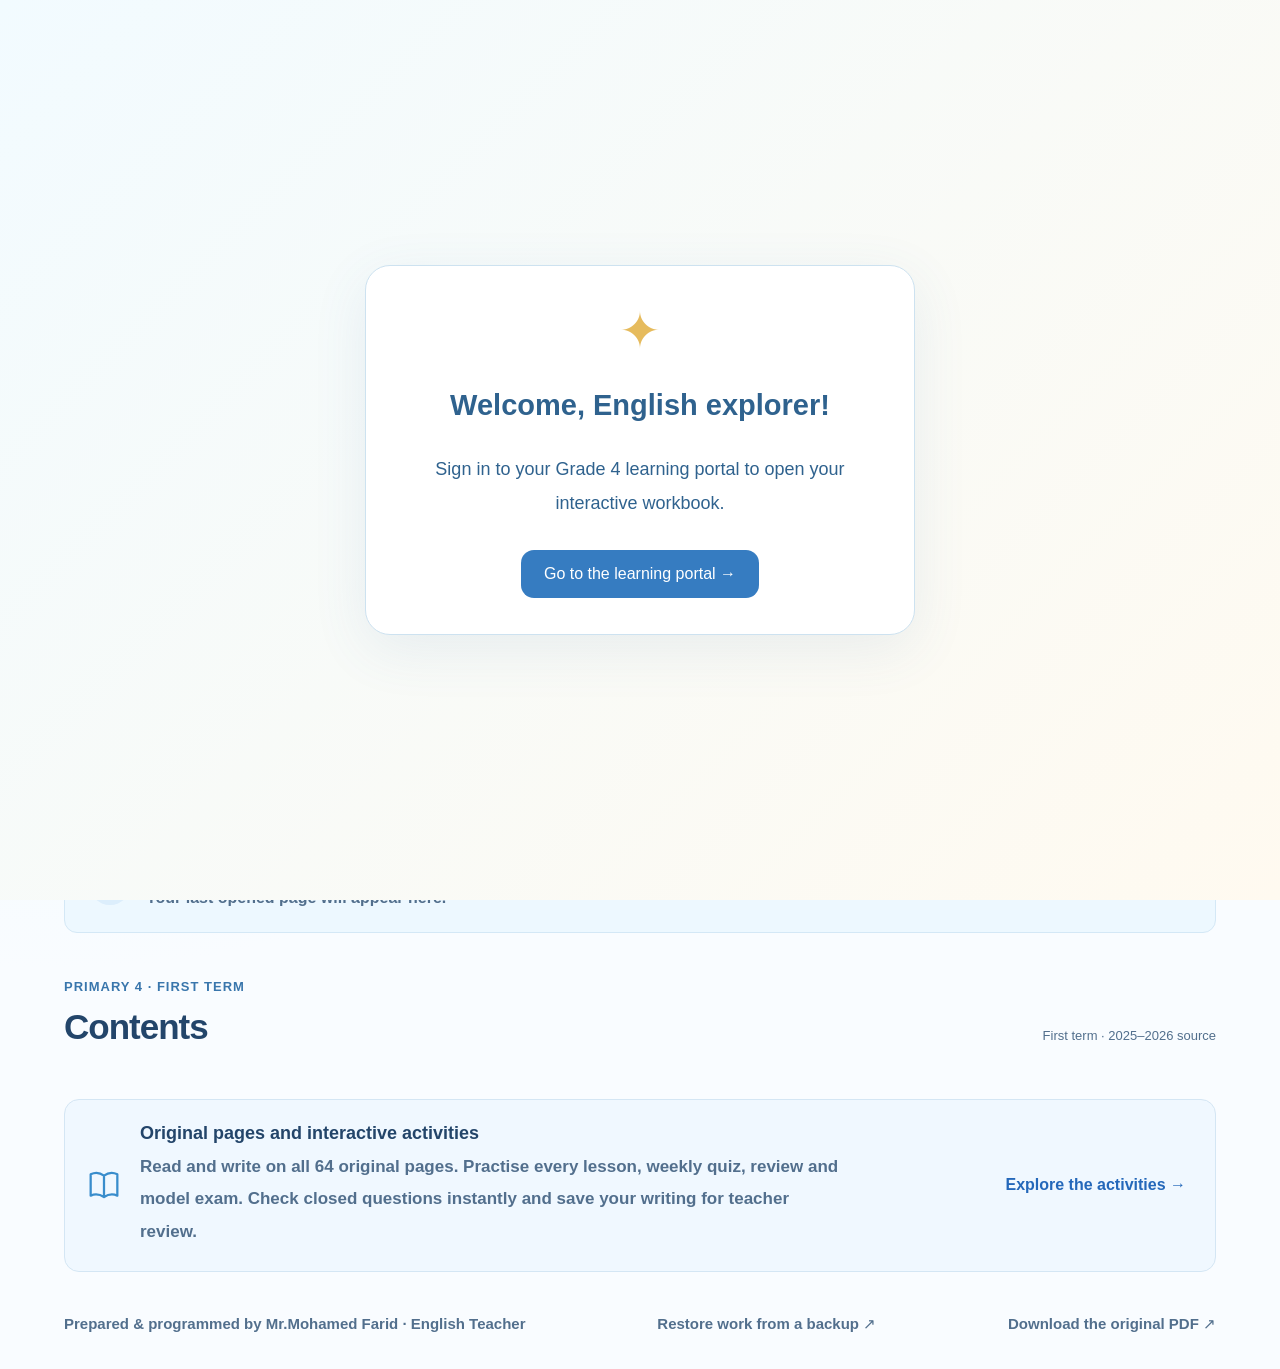
<file: interactive-workbook/index.html>
<!doctype html>
<html lang="en">
<head><meta charset="utf-8"><meta name="viewport" content="width=device-width,initial-scale=1"><meta name="theme-color" content="#146b63"><title>English Language - Performance Tasks and Assessment | Primary 4</title><link rel="stylesheet" href="style.css?v=20261025-full"><link rel="stylesheet" href="bright.css?v=20261025-full"><link rel="stylesheet" href="typography.css?v=20261025-large-controls"></head>
<body>
<svg class="sprite" aria-hidden="true" xmlns="http://www.w3.org/2000/svg"><defs>
<symbol id="book" viewBox="0 0 24 24"><path d="M12 5C8 2 4 3 2 4v16c4-2 7-1 10 1 3-2 6-3 10-1V4c-2-1-6-2-10 1Zm0 0v16"/></symbol>
<symbol id="eye" viewBox="0 0 24 24"><path d="M2 12s4-7 10-7 10 7 10 7-4 7-10 7S2 12 2 12Z"/><circle cx="12" cy="12" r="3"/></symbol>
<symbol id="ear" viewBox="0 0 24 24"><path d="M5 10a7 7 0 1 1 12 5c-2 2-2 6-5 6-2 0-4-1-4-3m1-8a3 3 0 1 1 5 2c-2 1-3 2-3 4"/></symbol>
<symbol id="hand" viewBox="0 0 24 24"><path d="M7 12V5a2 2 0 0 1 4 0v6-8a2 2 0 0 1 4 0v8-6a2 2 0 0 1 4 0v8-3a2 2 0 0 1 4 0v7c0 5-4 7-8 7-3 0-5-2-7-4l-5-6c-1-2 1-3 3-2l3 2" transform="translate(-1 -1) scale(.95)"/></symbol>
<symbol id="star" viewBox="0 0 24 24"><path d="m12 2 3 6 7 1-5 5 1 7-6-3-6 3 1-7-5-5 7-1Z"/></symbol>
<symbol id="nose" viewBox="0 0 24 24"><path d="M13 3c-1 5-1 8-5 12-3 4 0 7 4 6 4 1 7-2 4-5m-7 2c1-1 2-1 3 0"/></symbol>
<symbol id="taste" viewBox="0 0 24 24"><path d="M3 7c5-4 13-4 18 0l-2 6H5L3 7Zm5 6v5a4 4 0 0 0 8 0v-5m-4 0v5"/></symbol>
<symbol id="arrow" viewBox="0 0 24 24"><path d="M4 12h16m-6-6 6 6-6 6"/></symbol>
<symbol id="mark" viewBox="0 0 24 24"><path d="M6 3h12v19l-6-4-6 4Z"/></symbol>
<symbol id="pen" viewBox="0 0 24 24"><path d="m15 3 6 6-12 12-7 1 1-7L15 3Zm-12 12 6 6M12 6l6 6"/></symbol>
</defs></svg>
<div id="saveWarning" role="status" hidden>Storage is unavailable. Export your work before leaving this page.</div>
<header class="topbar"><a href="#home" class="brand" aria-label="English Language home"><span class="brand-icon"><svg><use href="#book"/></svg></span><span>English Language<small>PERFORMANCE TASKS AND ASSESSMENT</small></span></a><nav aria-label="Main navigation"><button data-view="home" class="active">Home</button><button data-view="reader">My book <span class="nav-count">64</span></button><button data-view="activity">Practice <span class="tiny-dot"></span></button></nav><button id="exportWork" class="quiet export">Save a copy <span aria-hidden="true">↗</span></button></header>
<div class="teacher-signature"><span class="signature-seal">MF</span><div><small>PREPARED &amp; PROGRAMMED BY</small><strong>Mr.Mohamed Farid</strong><span>English Teacher · Primary 4</span></div><a href="../index.html">← Learning portal</a></div>
<main>
<section id="homeView" class="view">
<div class="hero"><div class="hero-copy"><span class="eyebrow"><i></i> PRIMARY 4 · FIRST TERM</span><h1>English Language<br><em>Performance Tasks<br>&amp; Assessment</em></h1><p>Primary 4 · First Term<br>Six units, weekly quizzes, reviews and model exams.</p><div class="hero-actions"><button class="primary" id="startReading">Open my book <svg><use href="#arrow"/></svg></button><button class="secondary" data-view="activity">Try a lesson <span>↗</span></button></div><div class="hero-trust"><span>✦ 64 original pages</span><span>✦ Your work stays on this device</span></div></div><div class="hero-art" aria-label="English Language book cover surrounded by the five senses"><div class="orbit orbit1"></div><div class="orbit orbit2"></div><div class="floating sense1"><svg><use href="#eye"/></svg><span>See</span></div><div class="floating sense2"><svg><use href="#ear"/></svg><span>Hear</span></div><div class="floating sense3"><svg><use href="#hand"/></svg><span>Touch</span></div><div class="floating sense4"><svg><use href="#nose"/></svg><span>Smell</span></div><div class="floating sense5"><svg><use href="#taste"/></svg><span>Taste</span></div><div class="illustrated-book"><div class="book-top">PRIMARY 4 <span>04</span></div><span class="book-tag">ENGLISH LANGUAGE</span><h2>English<br><em>Language</em></h2><p class="cover-subtitle">Performance Tasks<br>and Assessment</p><div class="cover-eye"><svg><use href="#eye"/></svg></div><div class="book-bottom">FIRST TERM <span>✦</span></div></div><span class="art-spark spark1">✧</span><span class="art-spark spark2">✦</span><div class="art-caption">Performance Tasks and Assessment</div></div></div>
<div class="journey-strip"><div><span class="strip-icon">↗</span><span><b>Your reading record</b><small id="readingSummary">Your last opened page will appear here.</small></span></div><button id="continueReading">Start with page 4 <span>→</span></button></div>
<div class="section-title"><div><span class="eyebrow">PRIMARY 4 · FIRST TERM</span><h2>Contents</h2></div><span class="edition-tag">First term · 2025–2026 source</span></div><div id="unitGrid" class="unit-grid"></div>
<div class="edition-note"><svg><use href="#book"/></svg><div><b>Original pages and interactive activities</b><p>Read and write on all 64 original pages. Practise every lesson, weekly quiz, review and model exam. Check closed questions instantly and save your writing for teacher review.</p></div><button data-view="activity">Explore the activities →</button></div>
<footer><span>Prepared &amp; programmed by <b>Mr.Mohamed Farid</b> · English Teacher</span><button id="restoreWork">Restore work from a backup ↗</button><input id="restoreFile" type="file" accept=".json,application/json" hidden><a href="original-book.pdf" download>Download the original PDF ↗</a></footer>
</section>
<section id="readerView" class="view" hidden>
<div class="reader-heading"><div><span class="eyebrow">PERFORMANCE TASKS AND ASSESSMENT</span><h1>English Language</h1></div><button id="contentsToggle" class="secondary" aria-expanded="false">Contents & bookmarks</button></div>
<div class="reader-layout"><aside id="contentsPanel" class="contents-panel"><div class="panel-label">CONTENTS <span>64 PAGES</span></div><div id="contents"></div><div class="panel-label bookmark-label">MY BOOKMARKS</div><div id="bookmarks"></div><div class="storage-note">Saved on this browser only. Use <b>Save a copy</b> to keep a backup.</div></aside>
<div class="book-workspace"><div class="book-toolbar"><div class="page-navigation"><button id="prevPage" aria-label="Previous page">‹</button><label>Page <input id="pageNumber" type="number" min="1" max="64" value="4" aria-label="Page number"> <span>/ 64</span></label><button id="nextPage" aria-label="Next page">›</button></div><div class="view-tools"><button id="zoomOut" aria-label="Zoom out">−</button><span id="zoomLabel">100%</span><button id="zoomIn" aria-label="Zoom in">+</button><button id="bookmarkPage" aria-label="Bookmark this page" aria-pressed="false"><svg><use href="#mark"/></svg></button></div></div>
<div id="lessonBanner" class="lesson-banner"><span><b>Bring this lesson to life.</b> Try the questions with instant feedback.</span><button data-view="activity">Let's practise →</button></div>
<div class="annotation-toolbar" role="group" aria-label="Page tools"><button data-tool="read" class="active">↖ Read</button><button data-tool="pen"><svg><use href="#pen"/></svg> Pen</button><button data-tool="highlight">▰ Highlight</button><button data-tool="text">T Add answer</button><input id="inkColor" type="color" value="#146bca" aria-label="Ink colour"><button id="undoInk">↶ Undo</button></div>
<p id="toolHint" class="tool-hint">Read mode: scroll the page. Use Add answer to type anywhere, or Pen to write.</p>
<div id="pageViewport" class="page-viewport"><div id="pageStage" class="page-stage"><img id="pageImage" alt="Original textbook page 4" draggable="false"><svg id="inkLayer" xmlns="http://www.w3.org/2000/svg" viewBox="0 0 1000 1400" preserveAspectRatio="none" aria-label="Your drawing layer"></svg><div id="textLayer"></div></div></div>
<div class="reader-bottom"><span id="pageCaption">Original textbook · page 4</span><span id="saveStatus" role="status">✓ Saved on this device</span></div>
</div><aside class="notes-panel"><div class="notebook-icon">✎</div><h2>Page notes</h2><p>Write your notes for this page.</p><label for="pageNote">NOTES FOR THIS PAGE</label><textarea id="pageNote" placeholder="I noticed...&#10;A new word I learned..." rows="9"></textarea><div class="tip-card"><span>✦ A LITTLE TIP</span><p>Tap <b>Add answer</b>, then tap a blank space on the page. Your answer will stay there when you come back.</p></div><a href="original-book.pdf" download class="source-link">Keep the original PDF ↗</a></aside></div>
</section>
<section id="activityView" class="view" hidden><div id="fullPractice"></div></section>
</main><div id="toast" role="status" hidden></div><div id="confetti" aria-hidden="true"></div><script src="vendor/supabase-2.118.0.js"></script><script src="access.js?v=20261025-full"></script><script src="workbook-data.js?v=20261025-full"></script><script src="app.js?v=20261025-full"></script><script src="practice.js?v=20261025-full"></script></body></html>
</file>
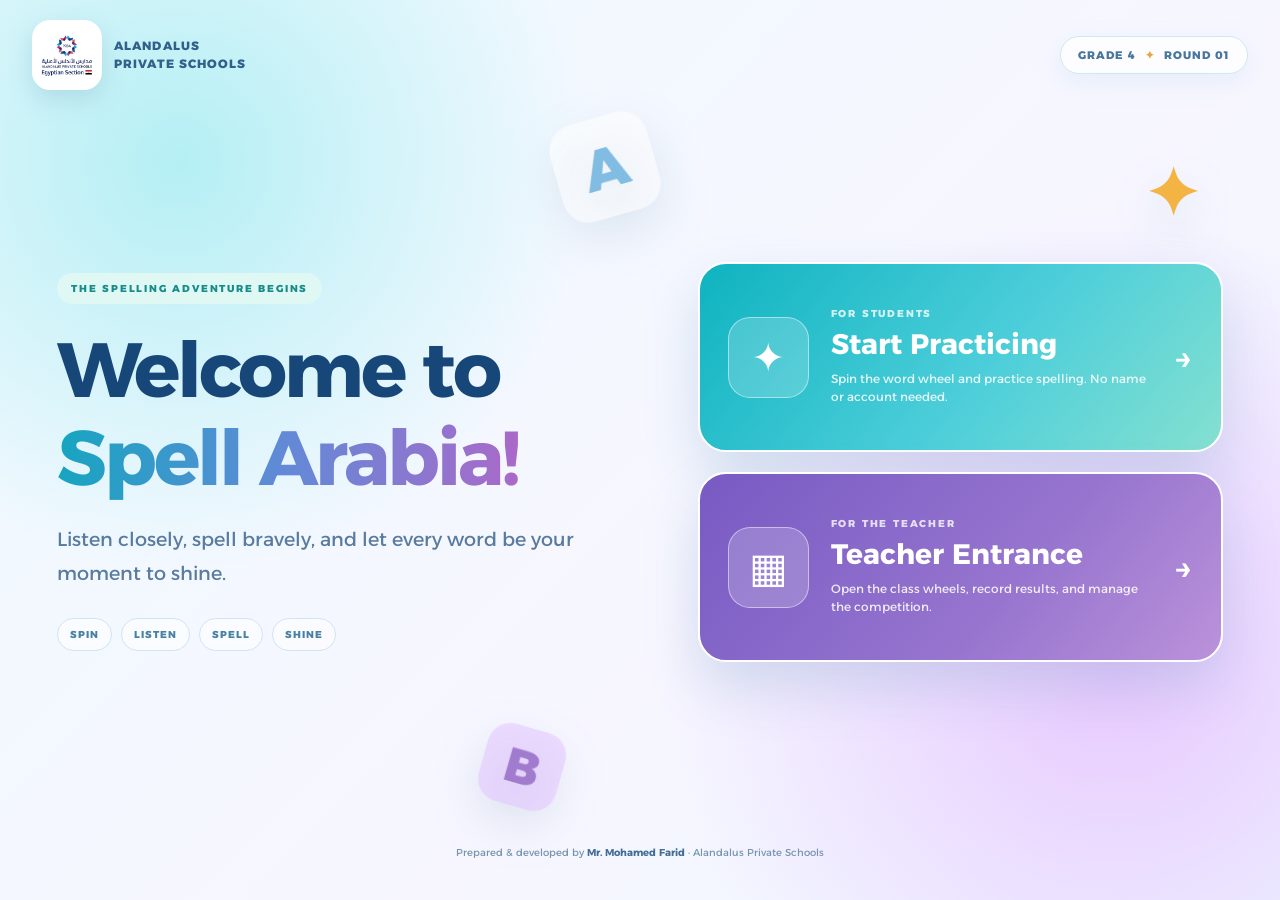
<file: spellarbia/index.html>
<!doctype html>
<html lang="en" dir="ltr">
<head>
  <meta charset="utf-8">
  <meta name="viewport" content="width=device-width, initial-scale=1">
  <meta name="theme-color" content="#e8f8ff">
  <meta name="description" content="Welcome to Spell Arabia, Alandalus Private Schools' Grade 4 spelling competition.">
  <title>Spell Arabia | Welcome</title>
  <link rel="preconnect" href="https://fonts.googleapis.com">
  <link rel="preconnect" href="https://fonts.gstatic.com" crossorigin>
  <link href="https://fonts.googleapis.com/css2?family=Alexandria:wght@400;500;600;700;800&display=swap" rel="stylesheet">
  <link rel="stylesheet" href="landing.css">
</head>
<body>
  <div class="site-shell">
    <header class="topbar"><div class="school"><img src="school-logo.webp" alt="Alandalus Private Schools"><span>ALANDALUS<br>PRIVATE SCHOOLS</span></div><div class="round-badge">GRADE 4 <i>✦</i> ROUND 01</div></header>
    <main class="welcome">
      <div class="floating floating-a" aria-hidden="true">A</div><div class="floating floating-b" aria-hidden="true">B</div><div class="floating floating-star" aria-hidden="true">✦</div>
      <div class="welcome-copy"><span class="eyebrow">THE SPELLING ADVENTURE BEGINS</span><h1>Welcome to<br><em>Spell Arabia!</em></h1><p>Listen closely, spell bravely, and let every word be your moment to shine.</p><div class="word-pills" aria-hidden="true"><span>SPIN</span><span>LISTEN</span><span>SPELL</span><span>SHINE</span></div></div>
      <div class="choices" aria-label="Choose how to enter Spell Arabia"><a class="choice student" href="practice.html"><span class="choice-icon">✦</span><span class="choice-copy"><small>FOR STUDENTS</small><strong>Start Practicing</strong><span>Spin the word wheel and practice spelling. No name or account needed.</span></span><b aria-hidden="true">→</b></a><a class="choice teacher" href="teacher.html"><span class="choice-icon">▦</span><span class="choice-copy"><small>FOR THE TEACHER</small><strong>Teacher Entrance</strong><span>Open the class wheels, record results, and manage the competition.</span></span><b aria-hidden="true">→</b></a></div>
    </main>
    <footer>Prepared &amp; developed by <strong>Mr. Mohamed Farid</strong> · Alandalus Private Schools</footer>
  </div>
</body>
</html>
</file>
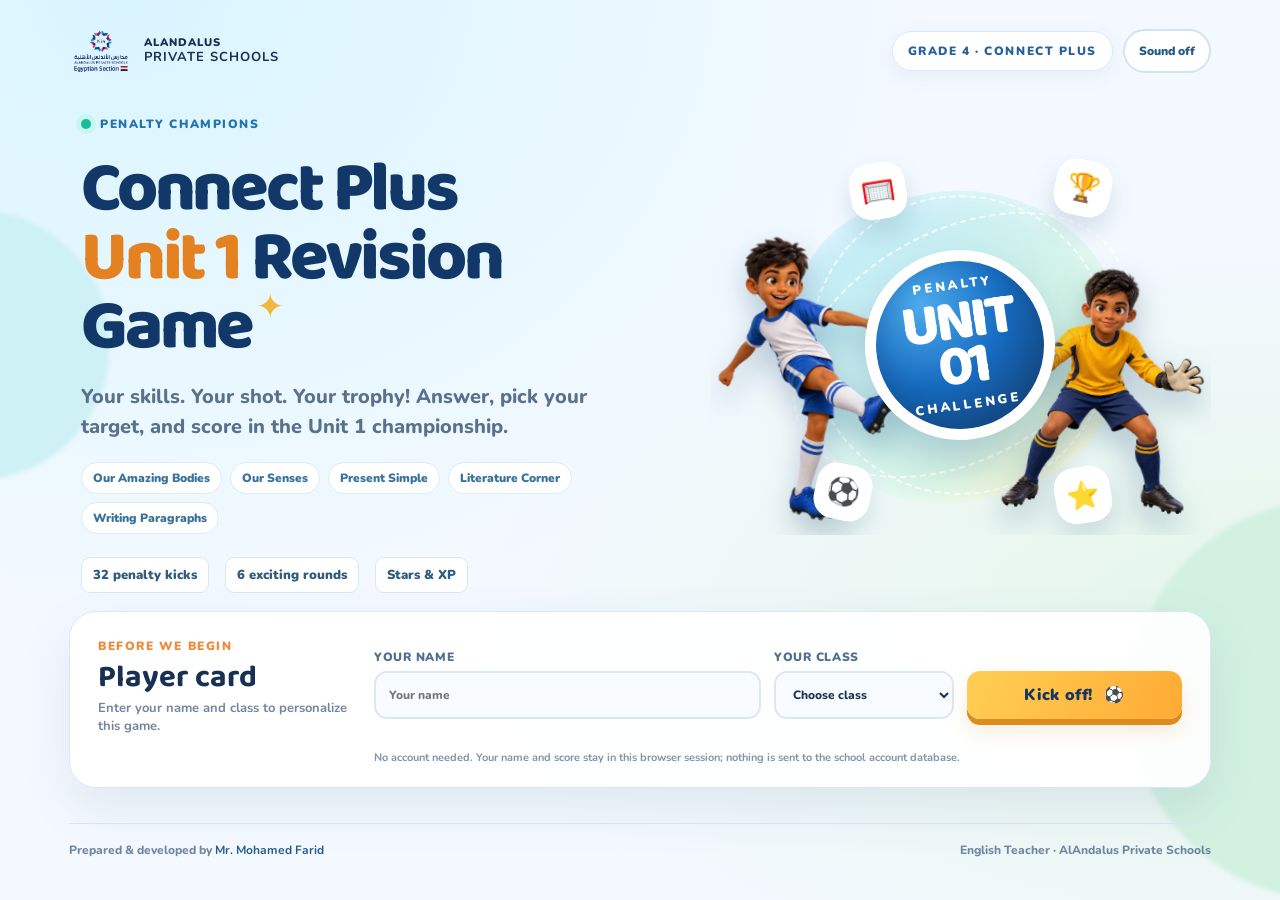
<file: unit1game/index.html>
<!doctype html>
<html lang="en">
<head>
  <meta charset="utf-8">
  <meta name="viewport" content="width=device-width, initial-scale=1, viewport-fit=cover">
  <meta name="theme-color" content="#f7f8ff">
  <meta name="description" content="A joyful, independent Connect Plus Unit 1 revision game for Grade 4.">
  <title>Connect Plus Unit 1 Revision Game | Penalty Challenge</title>
  <link rel="icon" href="../alandalus-school-logo-transparent.png">
  <link rel="preconnect" href="https://fonts.googleapis.com">
  <link rel="preconnect" href="https://fonts.gstatic.com" crossorigin>
  <link href="https://fonts.googleapis.com/css2?family=Baloo+2:wght@600;700;800&family=Nunito:wght@500;600;700;800;900&display=swap" rel="stylesheet">
  <link rel="stylesheet" href="styles.css?v=20261011-champions">
  <link rel="stylesheet" href="champions.css?v=20261011-champions">
  <script defer src="game.js?v=20261011-champions"></script>
</head>
<body>
  <div class="ambient ambient-one"></div><div class="ambient ambient-two"></div>
  <div class="shell">
    <header class="site-header">
      <a class="school-mark" href="../" aria-label="Back to Grade 4 portal"><img src="../alandalus-school-logo-transparent.png" alt="AlAndalus Private Schools"><span>ALANDALUS<br><b>PRIVATE SCHOOLS</b></span></a>
      <div class="header-tools"><span class="header-pill">GRADE 4 · CONNECT PLUS</span><button id="soundButton" class="sound-button" type="button" aria-pressed="false" aria-label="Turn sound on">Sound off</button></div>
    </header>

    <main>
      <section id="welcomeScreen" class="screen welcome-screen">
        <div class="hero-copy">
          <span class="eyebrow"><span class="live-dot"></span> PENALTY CHAMPIONS</span>
          <h1>Connect Plus<br><em>Unit 1</em> Revision Game<span class="heading-star">✦</span></h1>
          <p class="hero-lead">Your skills. Your shot. Your trophy! Answer, pick your target, and score in the Unit 1 championship.</p>
          <div class="lesson-pills" aria-label="Lessons covered"><span>Our Amazing Bodies</span><span>Our Senses</span><span>Present Simple</span><span>Literature Corner</span><span>Writing Paragraphs</span></div>
          <div class="feature-row"><span>32 penalty kicks</span><span>6 exciting rounds</span><span>Stars &amp; XP</span></div>
        </div>
        <div class="hero-art" aria-hidden="true">
          <div class="orbit orbit-one"></div><div class="orbit orbit-two"></div>
          <img class="hero-player hero-striker" src="striker-boy.png" alt=""><img class="hero-player hero-keeper" src="goalkeeper-boy.png" alt="">
          <span class="art-tile tile-eye">🥅</span><span class="art-tile tile-book">🏆</span><span class="art-tile tile-heart">⚽</span><span class="art-tile tile-pencil">⭐</span>
          <div class="art-core"><span class="core-small">PENALTY</span><strong>UNIT<br>01</strong><span class="core-bottom">CHALLENGE</span></div>
        </div>
        <div class="start-card">
          <div><span class="card-kicker">BEFORE WE BEGIN</span><h2>Player card</h2><p>Enter your name and class to personalize this game.</p></div>
          <form id="playerForm" class="player-form">
            <label>Your name<input id="playerName" type="text" maxlength="40" autocomplete="off" placeholder="Your name" required></label>
            <label>Your class<select id="playerClass" required><option value="">Choose class</option><option value="4A">Grade 4A</option><option value="4B">Grade 4B</option></select></label>
            <button class="primary-button" type="submit">Kick off! <span>⚽</span></button>
          </form>
          <p class="privacy-copy">No account needed. Your name and score stay in this browser session; nothing is sent to the school account database.</p>
        </div>
      </section>

      <section id="gameScreen" class="screen game-screen hidden" aria-live="polite">
        <div class="play-header"><div><span id="missionLabel" class="eyebrow">ROUND 1 OF 6</span><h2 id="missionTitle">Our Amazing Bodies</h2><p id="missionSubtitle">Think, choose, and shine!</p></div><div class="score-cluster"><span id="playerBadge">PLAYER · 4A</span><strong id="scoreLabel">0 XP</strong></div></div>
        <div class="progress-track" role="progressbar" aria-label="Game progress" aria-valuemin="0" aria-valuemax="32" aria-valuenow="0"><div id="progressFill"></div></div>
        <div class="progress-meta"><span id="questionCount">Kick 1 of 32</span><span id="streakLabel">0 goal streak</span></div>
        <nav id="roundMap" class="round-map" aria-label="Championship rounds"></nav>
        <div id="pitch" class="pitch">
          <div class="stadium-crowd"></div><div class="pitch-lights"></div><div class="stadium-banner">UNIT 1 CHAMPIONSHIP</div>
          <div class="pitch-score"><span>GOALS <b id="goalScore">0</b></span><span>SAVES <b id="saveScore">0</b></span></div>
          <div class="goal"><div class="goal-net"></div><img id="goalkeeper" class="goalkeeper" src="goalkeeper-boy.png" alt="Goalkeeper ready for the shot"><div id="goalTargets" class="goal-targets hidden"><button type="button" data-target="left" aria-label="Shoot to the left">←</button><button type="button" data-target="center" aria-label="Shoot to the centre">↑</button><button type="button" data-target="right" aria-label="Shoot to the right">→</button></div></div>
          <img class="pitch-striker" src="striker-boy.png" alt="Your football player"><div id="ball" class="ball" aria-hidden="true"><svg viewBox="0 0 64 64"><circle cx="32" cy="32" r="30" fill="#fff"/><path d="M32 18 45 27 40 42H24L19 27Z M4 27 14 21 19 27 16 41 6 43Z M48 21 59 27 58 43 48 41 45 27Z M21 4 32 2 43 4 40 14 24 14Z M18 52 24 42 40 42 46 52 39 60H25Z" fill="#17365d"/><circle cx="32" cy="32" r="30" fill="none" stroke="#c7deef" stroke-width="2"/></svg></div>
          <div id="celebration" class="celebration hidden" aria-hidden="true"><strong id="celebrationTitle">GOAL!</strong><span id="celebrationSubtitle">What a finish!</span></div><div id="confetti" class="confetti" aria-hidden="true"></div>
          <div id="pitchCallout" class="pitch-callout" role="status">ANSWER TO TAKE YOUR SHOT</div>
        </div>
        <div id="shotInstructions" class="shot-instructions hidden" role="status"><strong>Great answer! Pick your target.</strong><span>Tap an arrow in the goal to SHOOT!</span></div>
        <article class="question-card"><div class="question-top"><span id="typeBadge" class="type-badge">CHOOSE</span><span id="lessonBadge" class="lesson-badge">LESSON 1</span></div><h3 id="questionPrompt"></h3><p id="questionHint" class="question-hint"></p><div id="answerArea" class="answer-area"></div><div id="feedback" class="feedback hidden" role="status"></div><div class="question-actions"><button id="checkButton" class="primary-button" type="button">Check answer <span>✓</span></button><button id="nextButton" class="primary-button hidden" type="button">Next question <span>→</span></button></div></article>
        <button id="exitButton" class="text-button" type="button">← Leave the pitch</button>
      </section>

      <section id="roundScreen" class="screen round-screen hidden"><span class="eyebrow">HALF-TIME HUDDLE</span><div class="round-medal" aria-hidden="true">★</div><h2 id="roundTitle">Round complete!</h2><p id="roundSummary"></p><div id="roundStars" class="round-stars"></div><p id="roundNext"></p><button id="continueButton" class="primary-button" type="button">Next match <span>→</span></button></section>

      <section id="resultScreen" class="screen result-screen hidden"><div class="result-glow">🏆</div><span class="eyebrow">FINAL WHISTLE</span><h2>Brilliant work, <span id="resultName"></span>!</h2><p>You took every kick in the Unit 1 challenge.</p><div class="result-stats"><div><strong id="resultCorrect">0/32</strong><span>Goals scored</span></div><div><strong id="resultXp">0</strong><span>XP earned</span></div><div><strong id="resultStars">0</strong><span>Stars</span></div></div><p id="resultMessage" class="result-message"></p><button id="retryButton" class="primary-button" type="button">Play again <span>↻</span></button><p class="result-note">A fresh match starts from Kick 1. Your account progress is not affected.</p></section>
    </main>
    <footer class="footer"><span>Prepared &amp; developed by <strong>Mr. Mohamed Farid</strong></span><span>English Teacher · AlAndalus Private Schools</span></footer>
  </div>
</body>
</html>
</file>
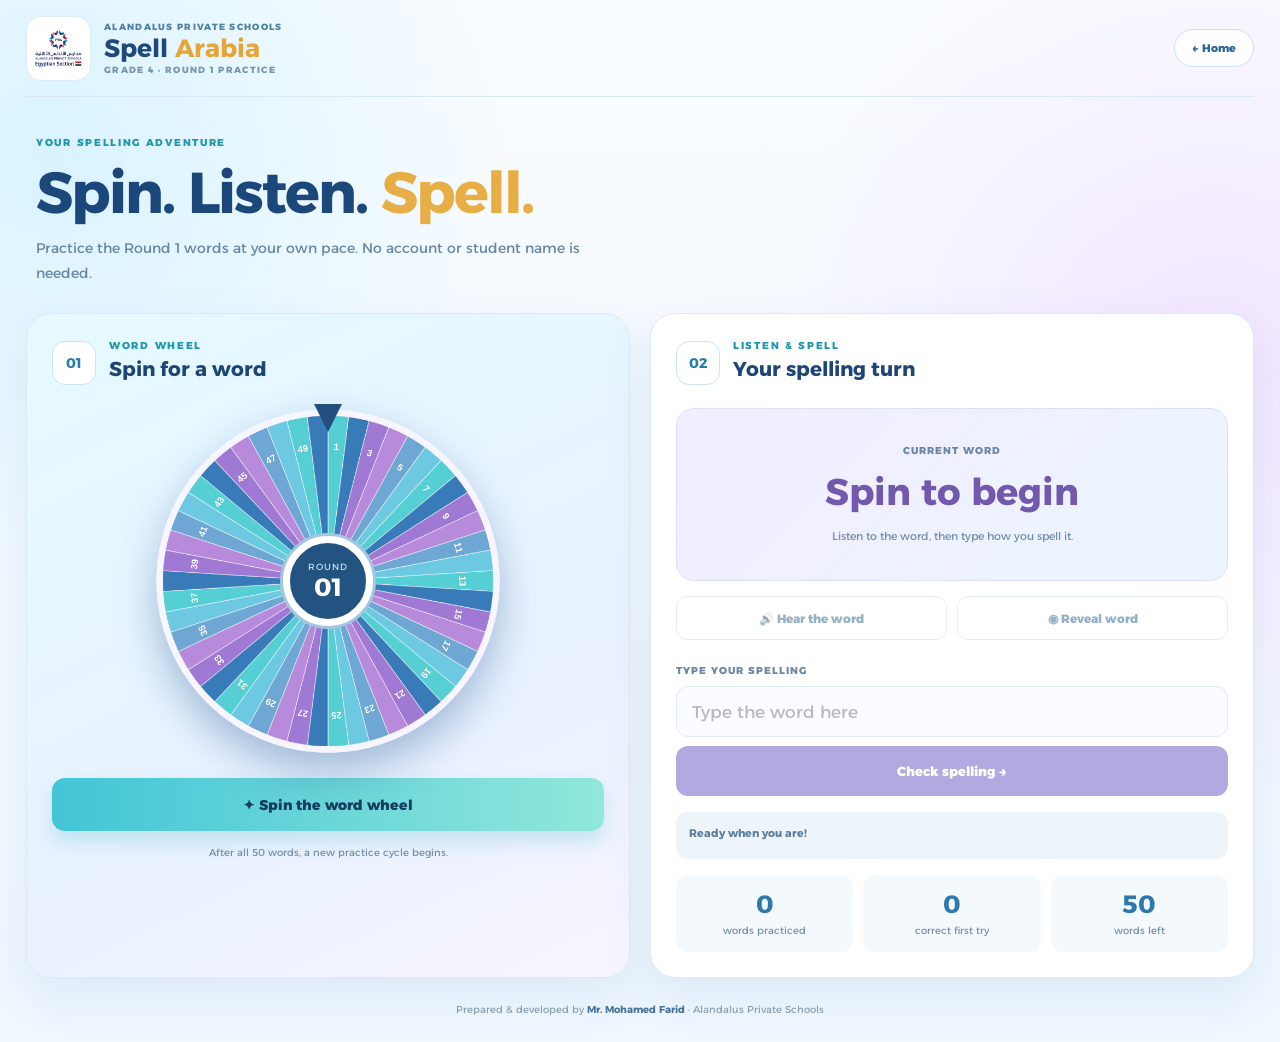
<file: spellarbia/practice.html>
<!doctype html>
<html lang="en" dir="ltr">
<head>
  <meta charset="utf-8"><meta name="viewport" content="width=device-width, initial-scale=1"><meta name="theme-color" content="#eef8ff">
  <title>Spell Arabia | Student Practice</title>
  <link rel="preconnect" href="https://fonts.googleapis.com"><link rel="preconnect" href="https://fonts.gstatic.com" crossorigin>
  <link href="https://fonts.googleapis.com/css2?family=Alexandria:wght@400;500;600;700;800&display=swap" rel="stylesheet">
  <link rel="stylesheet" href="practice.css"><script src="words.js" defer></script><script src="practice.js" defer></script>
</head>
<body><div class="page-shell">
  <header class="topbar"><div class="brand"><img src="school-logo.webp" alt="Alandalus Private Schools"><div><span>ALANDALUS PRIVATE SCHOOLS</span><strong>Spell <em>Arabia</em></strong><small>GRADE 4 · ROUND 1 PRACTICE</small></div></div><a class="back-link" href="index.html">← Home</a></header>
  <main><section class="hero"><span class="eyebrow">YOUR SPELLING ADVENTURE</span><h1>Spin. Listen. <span>Spell.</span></h1><p>Practice the Round 1 words at your own pace. No account or student name is needed.</p></section>
    <section class="practice-grid"><div class="wheel-card"><div class="card-title"><b>01</b><div><span class="eyebrow">WORD WHEEL</span><h2>Spin for a word</h2></div></div><div class="wheel-wrap"><span class="pointer"></span><canvas id="practiceWheel" width="640" height="640" aria-label="Spelling word wheel"></canvas><div class="wheel-center"><span>ROUND</span><b>01</b></div></div><button id="spinWord" class="spin-btn" type="button">✦ Spin the word wheel</button><p class="helper">After all 50 words, a new practice cycle begins.</p></div>
      <div class="answer-card"><div class="card-title"><b>02</b><div><span class="eyebrow">LISTEN &amp; SPELL</span><h2>Your spelling turn</h2></div></div><div class="word-display"><small>CURRENT WORD</small><strong id="wordMask">Spin to begin</strong><span id="wordHint">Listen to the word, then type how you spell it.</span></div><div class="listen-actions"><button type="button" id="hearWord" disabled>🔊 Hear the word</button><button type="button" id="showWord" disabled>◉ Reveal word</button></div><form id="answerForm"><label for="answerInput">TYPE YOUR SPELLING</label><input id="answerInput" type="text" autocomplete="off" autocapitalize="off" spellcheck="false" placeholder="Type the word here" disabled><button id="checkAnswer" type="submit" disabled>Check spelling →</button></form><div id="feedback" class="feedback" role="status" aria-live="polite">Ready when you are!</div><div class="progress"><div><b id="practicedCount">0</b><span>words practiced</span></div><div><b id="correctCount">0</b><span>correct first try</span></div><div><b id="remainingCount">50</b><span>words left</span></div></div></div></section>
    <footer>Prepared &amp; developed by <strong>Mr. Mohamed Farid</strong> · Alandalus Private Schools</footer>
  </main>
</div></body></html>
</file>
<file: interactive-workbook/style.css>
@charset "UTF-8";
:root{--ink:#183e3a;--teal:#146b63;--mint:#e9f5ef;--paper:#faf9f5;--muted:#6c7b76;--line:#dfe6df;--gold:#edbc5a;--purple:#7966ad;font-family:'Trebuchet MS','Segoe UI',sans-serif;color:var(--ink);background:var(--paper);font-synthesis:none}*{box-sizing:border-box}body{margin:0}button,input,textarea{font:inherit}button,a,input,textarea{-webkit-tap-highlight-color:transparent}button,a{touch-action:manipulation}button{cursor:pointer;border:0;background:none;color:inherit}button:disabled{opacity:.35;cursor:default}a{color:inherit}button:focus-visible,a:focus-visible,input:focus-visible,textarea:focus-visible{outline:3px solid #d99b26;outline-offset:4px}svg{width:24px;height:24px;stroke:currentColor;stroke-width:1.7;stroke-linecap:round;stroke-linejoin:round;fill:none;flex-shrink:0}.sprite{position:absolute;width:0;height:0;overflow:hidden}[hidden]{display:none!important}.topbar{height:100px;border-bottom:1px solid var(--line);display:flex;align-items:center;justify-content:space-between;padding:0 5%;gap:20px;background:#ffffffc9}.brand{display:flex;gap:12px;align-items:center;text-decoration:none;font-size:22px;letter-spacing:-.8px;font-weight:bold;white-space:nowrap}.brand-icon{display:grid;place-items:center;width:45px;height:49px;border-radius:14px;background:var(--teal);color:#fff}.brand-icon svg{width:27px;height:27px}.amp{color:#ae8b42}.brand small{display:block;font-size:8px;letter-spacing:2px;color:var(--muted);margin-top:7px}nav{display:flex;gap:12px;align-items:center}nav button{font-size:14px;padding:11px 14px;border-radius:9px}nav button.active{background:#e7eee5;color:var(--teal);font-weight:bold}.nav-count{font-size:10px;background:#fff;padding:3px 5px;border-radius:4px;margin-left:4px}.tiny-dot{display:inline-block;width:6px;height:6px;background:#c8a251;border-radius:50%;margin-left:4px}.quiet{font-size:13px;color:var(--teal);font-weight:bold;padding:11px 8px}.export{border-bottom:1px solid #b6c9be;border-radius:0}.view{max-width:1480px;margin:auto;padding:0 5%}.hero{display:grid;grid-template-columns:1.15fr 1fr;min-height:560px;gap:25px;align-items:center;padding:40px 0 25px}.eyebrow{font-size:10px;line-height:1.6;font-weight:bold;letter-spacing:1.9px;color:var(--teal)}.eyebrow i{display:inline-block;width:6px;height:6px;border-radius:50%;background:var(--teal);margin-right:7px}.hero h1{font-size:clamp(40px,4.5vw,66px);letter-spacing:-2.8px;line-height:1.13;font-weight:600;margin:23px 0}h1 em,h2 em{font-family:Georgia,serif;font-weight:normal;color:var(--teal)}.hero-copy>p{font-size:16px;line-height:1.9;color:var(--muted);max-width:440px;margin:0 0 26px}.hero-actions{display:flex;align-items:center;gap:12px}.primary{background:var(--teal);color:#fff;border-radius:11px;padding:16px 23px;font-weight:bold;font-size:14px;display:inline-flex;align-items:center;justify-content:center;gap:16px;box-shadow:0 6px 14px #146b6318}.primary:hover{background:#0b514b}.primary svg{width:18px;height:18px}.secondary{background:#fff;border:1px solid var(--line);border-radius:10px;padding:15px 19px;font-size:13px;font-weight:bold}.secondary:hover{border-color:#91afa0}.hero-trust{display:flex;gap:18px;font-size:10px;color:var(--muted);margin-top:23px}.hero-art{height:465px;position:relative;display:flex;justify-content:center;align-items:center}.orbit{position:absolute;border:1px dashed #cbdacc;border-radius:50%;width:390px;height:390px}.orbit2{width:455px;height:315px;transform:rotate(-25deg);border-style:solid;border-color:#e4e8d7}.illustrated-book{position:relative;width:249px;height:336px;transform:rotate(-8deg);border-radius:5px 14px 14px 5px;background:#e7bd65;box-shadow:7px 9px 0 #e8e5d6,10px 12px 0 #d2d6c7,16px 22px 35px #3a60462a;padding:23px 22px 17px 27px;color:#284e45;overflow:hidden}.illustrated-book:before{content:'';position:absolute;left:10px;top:0;bottom:0;width:2px;background:#bd9846}.book-top{font-size:7px;letter-spacing:1.5px;display:flex;justify-content:space-between;border-bottom:1px solid #b18a494d;padding-bottom:12px}.book-top span{font-size:12px}.book-tag{font-size:7px;letter-spacing:1.3px;display:block;margin-top:23px}.illustrated-book h2{font-size:36px;line-height:1.05;letter-spacing:-1px;margin:9px 0}.illustrated-book h2 em{color:#2d6053}.cover-eye{height:88px;display:grid;place-items:center;position:relative}.cover-eye:before{content:'';position:absolute;width:105px;height:105px;border:1px solid #a47f3e60;border-radius:50%}.cover-eye svg{width:96px;height:70px;stroke-width:1}.book-bottom{font-size:7px;letter-spacing:1px;margin-top:18px;display:flex;justify-content:space-between}.floating{position:absolute;background:#fff;border-radius:17px;display:flex;flex-direction:column;align-items:center;justify-content:center;gap:6px;box-shadow:0 8px 26px #223c3210;width:75px;height:82px;z-index:2;border:1px solid #fff}.floating svg{width:30px;height:30px}.floating span{font-size:10px;font-weight:bold}.sense1{left:19%;top:12px;color:var(--teal);transform:rotate(-10deg);background:#e3f1e7}.sense2{right:5%;top:75px;color:#9b7131;background:#fff3d5;transform:rotate(12deg)}.sense3{right:0;bottom:100px;color:#78659e;background:#eeebfb;transform:rotate(-6deg)}.sense4{left:0;top:195px;color:#a47062;background:#fbebe3;transform:rotate(8deg)}.sense5{left:23%;bottom:20px;color:#597da1;background:#e5edf7;transform:rotate(7deg)}.art-spark{position:absolute;color:#b49350;font-size:35px}.spark1{right:24%;top:9px}.spark2{left:12%;bottom:80px;font-size:21px}.art-caption{position:absolute;bottom:-6px;right:10%;font-family:Georgia,serif;font-style:italic;color:#7b8d7f;font-size:13px}.journey-strip{border:1px solid #d6e3d5;background:#f0f4ea;display:flex;align-items:center;justify-content:space-between;gap:20px;padding:21px 24px;border-radius:13px;margin:30px 0 44px}.journey-strip>div{display:flex;align-items:center;gap:15px}.strip-icon{font-size:25px;background:#e0e9d7;width:42px;height:42px;border-radius:50%;display:grid;place-items:center}.journey-strip b{display:block;font-size:14px}.journey-strip small{display:block;font-size:11px;color:var(--muted);margin-top:6px}.journey-strip button{font-size:12px;font-weight:bold;white-space:nowrap}.journey-strip button span{margin-left:20px}.section-title{display:flex;align-items:end;justify-content:space-between;gap:20px;margin-bottom:24px}.section-title h2{font-size:29px;letter-spacing:-1px;margin:9px 0 0}.edition-tag{font-size:10px;color:var(--muted);padding-bottom:4px}.unit-grid{display:grid;grid-template-columns:repeat(3,1fr);gap:17px}.unit-card{position:relative;text-align:left;min-height:190px;background:#fff;border:1px solid var(--line);border-radius:14px;padding:23px;transition:transform .2s,box-shadow .2s}.unit-card:hover{transform:translateY(-4px);box-shadow:0 12px 20px #143e3710}.unit-card-top{display:flex;justify-content:space-between;align-items:center;margin-bottom:18px}.unit-number{font-size:9px;font-weight:bold;letter-spacing:1.7px;color:var(--muted)}.unit-symbol{background:var(--unit-bg);color:var(--unit-ink);width:43px;height:43px;border-radius:13px;display:grid;place-items:center;font-size:23px}.unit-card h3{font-size:20px;letter-spacing:-.5px;margin:0 0 9px}.unit-card p{font-size:12px;color:var(--muted);margin:0}.unit-card-bottom{margin-top:19px;display:flex;align-items:center;justify-content:space-between}.unit-card-bottom small{font-size:9px;color:var(--unit-ink);background:var(--unit-bg);padding:5px 8px;border-radius:5px}.unit-card-bottom span{color:var(--muted)}.edition-note{margin:28px 0 38px;border-top:1px solid var(--line);border-bottom:1px solid var(--line);padding:24px 0;display:flex;gap:20px;align-items:center}.edition-note>svg{width:32px;height:32px;color:var(--teal)}.edition-note b{font-size:14px}.edition-note p{max-width:700px;font-size:12px;line-height:1.7;color:var(--muted);margin:7px 0 0}.edition-note button{margin-left:auto;white-space:nowrap;font-size:11px;font-weight:bold;color:var(--teal)}footer{font-size:10px;color:var(--muted);display:flex;justify-content:space-between;gap:20px;padding:0 0 32px}footer a{text-decoration:none}#readerView{max-width:1780px;padding:0 3%}.reader-heading{display:flex;align-items:center;justify-content:space-between;padding:28px 0 24px}.reader-heading h1{font-size:29px;margin:7px 0 0;letter-spacing:-1px}#contentsToggle{display:none}.reader-layout{display:grid;grid-template-columns:210px minmax(0,1fr) 235px;gap:22px;align-items:start}.contents-panel{padding-top:6px}.panel-label{display:flex;justify-content:space-between;font-size:9px;font-weight:bold;letter-spacing:1px;color:var(--muted);margin:8px 0 18px}.panel-label span{font-size:8px;font-weight:normal}.contents-item{display:flex;text-align:left;gap:11px;width:100%;padding:12px 10px;margin-bottom:5px;border-radius:9px;align-items:center}.contents-item.active{background:#e7f0e6}.contents-number{font-size:11px;background:#fff;border:1px solid var(--line);border-radius:8px;padding:8px;color:var(--teal)}.contents-item b{display:block;font-size:11px;line-height:1.5}.contents-item small{display:block;font-size:9px;color:var(--muted);margin-top:3px}.bookmark-label{margin-top:26px;border-top:1px solid var(--line);padding-top:20px}#bookmarks p{font-size:11px;line-height:1.8;color:var(--muted)}.bookmark-link{display:block;padding:8px 0;color:var(--teal);font-size:12px}.storage-note{font-size:10px;line-height:1.8;color:var(--muted);border:1px dashed #bdcfc1;border-radius:9px;padding:13px;margin-top:26px}.book-workspace{min-width:0;background:#fff;border-radius:12px;border:1px solid var(--line);overflow:hidden}.book-toolbar{display:flex;justify-content:space-between;padding:12px 14px;border-bottom:1px solid var(--line);gap:10px}.page-navigation,.view-tools{display:flex;align-items:center;gap:6px}.book-toolbar button{display:grid;place-items:center;min-height:34px;min-width:31px;border-radius:7px;background:#f3f5f1;font-size:20px}.book-toolbar svg{width:17px;height:17px}.book-toolbar label,.view-tools span{font-size:11px}.book-toolbar input{width:42px;border:1px solid var(--line);border-radius:5px;padding:6px 2px;text-align:center;color:var(--ink);appearance:textfield}.book-toolbar input::-webkit-inner-spin-button{appearance:none}#bookmarkPage[aria-pressed=true]{background:#fff0c7;color:#9f731f}#bookmarkPage[aria-pressed=true] svg{fill:#f0c675}.annotation-toolbar{display:flex;gap:3px;padding:9px 10px;align-items:center;flex-wrap:wrap;border-bottom:1px solid var(--line)}.annotation-toolbar button{font-size:10px;min-height:34px;border:1px solid transparent;border-radius:6px;padding:7px 9px;display:flex;align-items:center;gap:4px}.annotation-toolbar button.active{background:#e8f2eb;border-color:#bdd6c5}.annotation-toolbar svg{width:13px;height:13px}.annotation-toolbar input{width:28px;height:28px;padding:0;border:1px solid #ccd9cf;background:#fff;border-radius:5px;cursor:pointer}.tool-hint{font-size:10px;line-height:1.6;color:var(--muted);padding:0 15px;margin:8px 0}.page-viewport{background:#e6eae5;padding:16px;overflow:auto;max-height:calc(100dvh - 260px);min-height:340px;overscroll-behavior:contain}.page-stage{width:100%;position:relative;margin:0 auto;background:#fff;box-shadow:0 4px 16px #263f2817;line-height:0}.page-stage>img{width:100%;height:auto;display:block;user-select:none}.page-stage>svg,#textLayer{position:absolute;inset:0;width:100%;height:100%;pointer-events:none}.page-stage.drawing>svg{pointer-events:auto;touch-action:none;cursor:crosshair}.page-stage.typing{cursor:text}.page-stage.typing #textLayer{pointer-events:auto}.page-answer{position:absolute;pointer-events:auto;width:30%;min-width:85px;line-height:1.5;display:flex;align-items:start;background:#eaf6ffff;border:1px dashed #146bca;border-radius:5px}.page-answer textarea{font-size:clamp(9px,1.1vw,16px);line-height:1.5;width:100%;background:transparent;border:0;resize:vertical;color:#1255a2;min-height:38px;padding:3px}.page-answer button{font-size:12px;flex:none;line-height:1;padding:4px;color:#a54b46}.reader-bottom{display:flex;justify-content:space-between;gap:10px;padding:12px 14px;font-size:9px;color:var(--muted)}.lesson-banner{background:#edf5df;padding:12px 14px;display:flex;gap:10px;align-items:center;justify-content:space-between;font-size:10px;line-height:1.7}.lesson-banner b{display:block}.lesson-banner button{color:var(--teal);font-weight:bold;white-space:nowrap}.notes-panel{background:#f2efe4;border:1px solid #e3e0d1;border-radius:12px;padding:21px 17px}.notebook-icon{font-size:27px;color:#a18c55;margin-bottom:13px}.notes-panel h2{font-size:18px;margin:0 0 10px;letter-spacing:-.5px}.notes-panel>p{font-size:11px;color:#7e806b;line-height:1.8}.notes-panel label{display:block;font-size:8px;letter-spacing:1.3px;margin:22px 0 10px}.notes-panel textarea{width:100%;border:1px solid #ddd9c8;border-radius:8px;padding:12px;background:#fffdf5;resize:vertical;font-size:12px;line-height:2;color:var(--ink)}.tip-card{border-top:1px solid #dedcca;margin-top:20px;padding-top:20px}.tip-card span{font-size:9px;font-weight:bold;letter-spacing:.8px;color:#8e803f}.tip-card p{font-size:11px;line-height:1.9;color:#7e806b}.source-link{display:block;text-decoration:none;font-size:10px;color:var(--teal);margin-top:20px}.activity-layout{display:grid;grid-template-columns:290px minmax(0,1fr);gap:65px;padding:44px 0 65px}.activity-aside{position:sticky;top:25px}.activity-aside h1{font-size:35px;line-height:1.25;letter-spacing:-1.2px;margin:16px 0}.activity-aside>p{font-size:14px;color:var(--muted);line-height:1.8}.activity-senses{display:flex;gap:13px;margin:24px 0 29px}.activity-senses svg{width:30px;height:30px;color:var(--teal);padding:3px}.score-panel{background:#e9f1e8;border-radius:14px;border:1px solid #d4e1d1;padding:22px;margin-bottom:20px}.score-panel>span{font-size:9px;letter-spacing:1.4px;font-weight:bold}.score-panel b{font-size:45px;display:block;margin:8px 0 15px;letter-spacing:-2px}.score-panel small{font-size:16px;color:#91a68e;letter-spacing:0}.progress-track{height:6px;border-radius:10px;background:#d7e2d2;overflow:hidden}.progress-track span{display:block;background:var(--teal);height:100%;width:0%;transition:width .5s}.score-panel p{font-size:10px;color:#71816a;line-height:1.7;margin-bottom:0}.sample-notice{font-size:11px;line-height:1.7;color:var(--muted);margin:25px 0}.sample-notice b{color:var(--teal)}.activity-content{min-width:0;max-width:760px}.activity-top{display:flex;justify-content:space-between;gap:15px;align-items:center;margin-bottom:28px}.pill{padding:7px 11px;border:1px solid #d0dccb;border-radius:6px;font-size:9px;letter-spacing:1px;color:var(--teal)}.activity-content h2{font-size:38px;line-height:1.2;letter-spacing:-1.4px;margin:12px 0 13px}.activity-intro{font-size:13px;color:var(--muted);line-height:1.8}.activity-section-heading{display:flex;gap:15px;align-items:center;margin:30px 0 20px}.activity-section-heading>span{padding:10px;border-radius:9px;background:#e6eee2;font-size:12px;font-weight:bold;color:var(--teal)}.activity-section-heading h3{margin:0 0 6px;font-size:19px;letter-spacing:-.5px}.activity-section-heading p{font-size:11px;color:var(--muted);margin:0}.question{background:#fff;border:1px solid var(--line);border-radius:13px;padding:21px;margin:0 0 13px}.question h4{font-size:17px;line-height:1.8;margin:0 0 15px;font-weight:normal}.question-number{font-size:10px;color:#8b9c8c;margin-right:12px}.question-options{display:grid;grid-template-columns:repeat(4,1fr);gap:8px}.option{border:1px solid var(--line);background:#fbfcf9;border-radius:7px;min-height:44px;font-size:13px;padding:7px}.option:hover{border-color:#93b199}.option.selected{border:2px solid var(--teal);background:#e8f3ed}.option.correct{border-color:#5d9e6c;background:#e7f5e7;color:#216c35}.option.wrong{border-color:#d8a796;background:#fceee8;color:#9d4d36}.question-feedback{font-size:11px;min-height:16px;margin:11px 0 0;line-height:1.7;color:var(--muted)}.question-feedback.success{color:#287742}.word-bank{display:flex;flex-wrap:wrap;gap:9px;padding:17px;background:#edf2e7;border:1px solid #dfe6d5;border-radius:10px;margin-bottom:17px}.word-bank span{font-size:12px;background:#fff;padding:8px 12px;border-radius:6px;color:var(--teal)}.garden-text{font-size:18px;line-height:2.8;padding:21px;border:1px solid var(--line);background:#fff;border-radius:13px}.garden-text input{font-size:14px;width:120px;max-width:100%;padding:8px;border:0;border-bottom:2px solid #b5c8b2;border-radius:4px;text-align:center;background:#f3f6ed;color:var(--ink)}.garden-text input.correct{background:#e4f2df;border-color:#579a59}.garden-text input.wrong{background:#fcebe4;border-color:#d6a594}.check-row{display:flex;align-items:center;gap:20px;margin:18px 0 36px}.check-row p{font-size:12px;line-height:1.7;color:var(--teal)}.writing-card{padding:25px;border-radius:14px;background:#f6efe1;border:1px solid #e7ddc7}.writing-card h3{font-size:24px;letter-spacing:-.6px;margin:12px 0}.writing-card p{font-size:13px;line-height:1.8;color:#7d796b}.writing-card textarea{width:100%;border:1px solid #ded5bf;border-radius:8px;background:#fffdf6;padding:16px;font-size:16px;line-height:1.8;resize:vertical;color:var(--ink)}.writing-card small{font-size:9px;color:#8d846b;display:block;margin-top:9px;line-height:1.8}.activity-finish{display:flex;align-items:center;gap:15px;margin:30px 0 0;border-top:1px solid var(--line);padding-top:22px}.activity-finish>svg{color:#c69c42;width:33px;height:33px}.activity-finish b{font-size:12px}.activity-finish p{font-size:10px;color:var(--muted);line-height:1.8}.activity-finish button{font-size:10px;margin-left:auto}#toast{position:fixed;bottom:25px;left:50%;transform:translateX(-50%);background:#183e3a;color:#fff;z-index:30;padding:14px 22px;border-radius:10px;box-shadow:0 5px 20px #0002;font-size:12px;max-width:90vw;text-align:center;line-height:1.6}#saveWarning{background:#fff2cf;color:#724d13;font-size:12px;padding:13px;text-align:center}#confetti{position:fixed;inset:0;pointer-events:none;overflow:hidden;z-index:40}#confetti i{position:absolute;top:-20px;width:9px;height:15px;animation:fall 2.3s ease-in forwards}@keyframes fall{to{transform:translateY(105vh) rotate(680deg);opacity:0}}@media(min-width:1500px){.page-viewport{max-height:78vh}}@media(max-width:1150px){.topbar{padding:0 3%}.reader-layout{grid-template-columns:170px minmax(0,1fr)}.notes-panel{grid-column:2}.notes-panel textarea{height:130px}.notes-panel .tip-card{display:none}.notes-panel{display:grid;grid-template-columns:1fr 2fr;gap:8px 20px}.notes-panel label{grid-column:2;grid-row:1}.notes-panel textarea{grid-column:2;grid-row:2/5}.notes-panel>p{margin:0}.notes-panel .notebook-icon{display:none}.notes-panel h2{grid-column:1;grid-row:1}.source-link{margin-top:0}.hero-art{transform:scale(.9);margin:0 -20px}.activity-layout{gap:35px;grid-template-columns:245px 1fr}.brand{font-size:19px}nav{gap:2px}nav button{padding:10px}.unit-card{padding:20px}}@media(max-width:800px){.topbar{height:auto;min-height:84px;flex-wrap:wrap;padding:17px 5% 0;gap:14px}.brand{font-size:19px}.brand-icon{width:38px;height:42px}.brand small{font-size:7px;letter-spacing:1.5px}.export{margin-left:auto;font-size:10px;padding:8px 0}.topbar nav{order:3;width:100%;justify-content:center;gap:15px;padding:5px 0 10px}.hero{grid-template-columns:1fr 1fr;min-height:450px;gap:0;padding-top:27px}.hero h1{font-size:40px;letter-spacing:-1.8px}.hero-copy>p{font-size:13px}.eyebrow{font-size:8px;letter-spacing:1.2px}.hero-art{transform:scale(.7);margin:-30px -70px;height:450px}.hero-trust{flex-direction:column;gap:7px;font-size:9px}.hero-actions{gap:8px;flex-wrap:wrap}.primary{padding:14px 16px;font-size:12px}.secondary{padding:13px 14px;font-size:11px}.unit-grid{grid-template-columns:repeat(2,1fr)}.section-title h2{font-size:25px}.edition-tag{display:none}.edition-note{flex-wrap:wrap}.edition-note>div{flex:1}.edition-note button{margin-left:50px}.reader-layout{display:block}.contents-panel{display:none;margin-bottom:18px;padding:16px;background:#f0f3ea;border-radius:12px}.contents-panel.open{display:block}#contents{display:grid;grid-template-columns:1fr 1fr}.contents-panel .storage-note{margin-top:10px}.bookmark-label{margin-top:10px}#contentsToggle{display:block;max-width:145px;line-height:1.7}.notes-panel{margin-top:18px}.page-viewport{max-height:none}.reader-heading h1{font-size:24px}.reader-heading{gap:14px}.activity-layout{grid-template-columns:1fr;gap:28px;padding-top:30px}.activity-aside{position:static;display:grid;grid-template-columns:1fr 180px;gap:0 20px}.activity-aside .eyebrow{grid-column:1}.activity-aside h1{font-size:28px;grid-column:1}.activity-aside>p{grid-column:1;font-size:12px;margin-bottom:20px}.activity-senses{display:none}.score-panel{grid-column:2;grid-row:1/4;align-self:start;padding:18px}.activity-aside>.secondary{grid-column:2;grid-row:4}.sample-notice{grid-column:1;grid-row:4;margin:0}.activity-content{max-width:none}.activity-top{margin-top:0}.activity-content h2{font-size:32px}.garden-text{font-size:17px}footer{line-height:1.8;flex-wrap:wrap}.page-answer textarea{font-size:12px}}@media(max-width:520px){.hero{display:flex;flex-direction:column;align-items:stretch;padding-top:35px;gap:0}.hero h1{font-size:44px;margin:18px 0}.hero-copy>p{font-size:14px;max-width:none;line-height:1.8}.hero-art{height:365px;transform:scale(.78);margin:-12px -10px -25px}.hero-trust{flex-direction:row;gap:13px;font-size:8px}.hero-actions{gap:10px}.hero-actions .primary,.hero-actions .secondary{padding:15px 18px}.journey-strip{padding:16px;margin:20px 0 35px;gap:15px}.journey-strip>div{gap:10px}.journey-strip b{font-size:11px}.journey-strip small{font-size:9px;line-height:1.6}.journey-strip button{font-size:10px;white-space:normal;line-height:1.7;text-align:right}.journey-strip button span{margin-left:5px}.strip-icon{width:33px;height:33px;flex-shrink:0;font-size:20px}.unit-grid{gap:10px}.unit-card{padding:15px;min-height:192px}.unit-card h3{font-size:17px;line-height:1.3}.unit-card p{font-size:10px;line-height:1.6}.unit-symbol{width:33px;height:35px;font-size:18px;border-radius:9px}.unit-number{font-size:8px;letter-spacing:1px}.unit-card-top{gap:6px}.unit-card-bottom small{font-size:8px}.unit-card-bottom{margin-top:14px}.section-title h2{font-size:25px;line-height:1.3}.edition-note b{font-size:12px}.edition-note p{font-size:11px}.book-toolbar{padding:9px;gap:3px}.book-toolbar button{min-width:28px}.book-toolbar input{width:35px}.book-toolbar label{font-size:9px}.view-tools span{font-size:9px}.view-tools{gap:3px}.page-navigation{gap:4px}.annotation-toolbar{padding:8px;gap:1px}.annotation-toolbar button{font-size:9px;padding:6px 7px;min-height:40px}.page-viewport{padding:6px}.reader-bottom{padding:10px 8px;font-size:8px}.lesson-banner{padding:10px;font-size:9px}.notes-panel{display:block;padding:18px}.notes-panel h2{margin:8px 0}.notes-panel label{margin:17px 0 10px}.source-link{margin-top:15px}.activity-aside{grid-template-columns:1fr 135px;gap:0 12px}.activity-aside h1{font-size:25px}.score-panel{padding:15px 12px}.score-panel>span{font-size:8px;line-height:1.7}.score-panel b{font-size:39px}.score-panel p{font-size:9px}.activity-aside>p{font-size:11px}.activity-aside>.secondary{padding:12px 9px;font-size:9px}.sample-notice{font-size:9px}.activity-top{gap:5px}.activity-top .quiet{font-size:10px}.activity-content h2{font-size:32px}.question{padding:16px}.question h4{font-size:16px;line-height:1.8}.question-options{grid-template-columns:repeat(2,1fr);gap:8px}.option{font-size:13px;min-height:46px}.garden-text{padding:17px;font-size:16px;line-height:3}.garden-text input{width:105px;font-size:13px}.check-row{gap:12px}.check-row p{font-size:11px}.writing-card{padding:19px}.activity-finish{flex-wrap:wrap}.activity-finish>div{flex:1}.activity-finish button{margin-left:45px}.word-bank{padding:12px;gap:7px}.word-bank span{font-size:11px;padding:8px}.page-answer textarea{font-size:10px}.page-answer{width:40%}}
@media(max-width:520px){.edition-note{display:grid;grid-template-columns:30px minmax(0,1fr);gap:14px;align-items:start}.edition-note>svg{width:25px;height:25px}.edition-note>div{min-width:0}.edition-note button{grid-column:2;margin:0;text-align:left;white-space:normal;line-height:1.8}.art-caption{bottom:-27px}}
@media(prefers-reduced-motion:reduce){*,*:before,*:after{animation:none!important;transition:none!important}}
</file>
<file: interactive-workbook/bright.css>
:root{--ink:#23456a;--teal:#2468ba;--mint:#e9f7ff;--paper:#f7fcff;--muted:#526f8d;--line:#d9e8f4;--gold:#edbc5a;background:#f7fcff;font-family:'Trebuchet MS','Segoe UI',sans-serif}body{background:radial-gradient(ellipse at 5% 20%,#eafaff 0,transparent 45%),radial-gradient(ellipse at 95% 2%,#fff5dd 0,transparent 35%),#f9fcff}.topbar{background:#fff;min-height:102px;height:auto;padding-top:18px;padding-bottom:18px;border-color:#e2edf5}.brand{font-size:25px;letter-spacing:-.8px}.brand-icon{background:linear-gradient(145deg,#3b9ddd,#2677c3)}.brand small{font-size:10px;letter-spacing:1.4px}.amp{color:#d49334}nav button{font-size:17px;min-height:45px;padding:12px 17px}nav button.active{background:#e9f5ff;color:#1c64b0}.nav-count{font-size:12px}.export{font-size:15px}.teacher-signature{max-width:1332px;margin:24px auto 0;display:flex;align-items:center;gap:16px;padding:19px 26px;border:1px solid #ecd493;border-radius:19px;background:linear-gradient(115deg,#fff7d8,#fffdf5 55%,#fff);box-shadow:0 5px 20px #c6a3550c;color:#715a24;width:90%}.signature-seal{width:61px;height:61px;border:1px solid #e3bd63;border-radius:17px;display:grid;place-items:center;background:#ffedab;color:#8d6721;font-size:26px;font-weight:bold;transform:rotate(-5deg);flex:none}.teacher-signature small{display:block;font-size:11px;font-weight:bold;letter-spacing:1.8px}.teacher-signature strong{display:block;font-size:29px;color:#234c7e;letter-spacing:-.6px;margin:4px 0}.teacher-signature div>span{font-size:13px;color:#7c7e68}.teacher-signature>a{margin-left:auto;text-decoration:none;font-size:14px;line-height:1.8;color:#386b9e}.hero{padding-top:28px;min-height:560px}.hero h1{font-size:clamp(43px,4.8vw,69px);color:#244e78}.hero h1 em{color:#3889bd}.hero-copy>p{font-size:19px;color:#526f8d;max-width:510px;line-height:1.8}.eyebrow{font-size:12px;letter-spacing:1.4px;color:#3976ac}.hero-trust{font-size:12px}.primary{font-size:17px;padding:17px 23px;background:linear-gradient(115deg,#368fd0,#2a71be);border-radius:13px;box-shadow:0 5px 14px #2871be20}.primary:hover{background:#2166b3}.secondary{font-size:16px;min-height:46px;background:#fff;border-color:#ccdeee}.quiet{font-size:15px}.illustrated-book{background:#ffdf8b;color:#38567c}.illustrated-book h2 em{color:#35828f}.floating{border:1px solid #e0ecf5}.sense1{background:#ebf9ec}.sense2{background:#fff8df}.sense3{background:#f1edff}.sense4{background:#fff0e9}.sense5{background:#eaf4ff}.journey-strip{background:#edf8ff;border-color:#d4e8f6}.journey-strip b{font-size:18px}.journey-strip small{font-size:14px;line-height:1.7}.journey-strip button{font-size:16px;color:#296eae}.strip-icon{background:#dceefc;color:#397fb5}.section-title h2{font-size:35px}.edition-tag{font-size:13px}.unit-card{border:1px solid #d9e8f2;padding:25px;min-height:220px;box-shadow:0 6px 18px #5884b006;background:linear-gradient(155deg,#fff,#fbfdff)}.unit-card h3{font-size:24px}.unit-card p{font-size:15px;line-height:1.8}.unit-number{font-size:12px;letter-spacing:1.3px}.unit-card-bottom small{font-size:12px;padding:6px 9px}.unit-card-bottom span{font-size:22px}.unit-card-bottom{margin-top:21px}.edition-note{background:#f0f8ff;border:1px solid #d4e6f4;border-radius:15px;padding:23px}.edition-note b{font-size:18px}.edition-note p{font-size:15px;line-height:1.8}.edition-note button{font-size:14px}.edition-note>svg{color:#398dcc}footer{font-size:13px;line-height:1.8}footer button{font-size:13px;padding:0}.reader-heading h1{font-size:34px}.reader-layout{grid-template-columns:220px minmax(0,1fr) 250px}.contents-item{padding:14px 9px}.contents-item b{font-size:14px}.contents-item small{font-size:12px}.contents-number{font-size:13px}.contents-item.active{background:#e6f3ff}.panel-label{font-size:12px;letter-spacing:.6px}.panel-label span{font-size:10px}.bookmark-link{font-size:15px}.storage-note{font-size:13px;line-height:1.8;background:#f4faff}.book-toolbar{background:#f6fbff;flex-wrap:wrap}.book-toolbar label,.view-tools span{font-size:14px}.book-toolbar button{min-width:38px;min-height:40px;background:#eaf5ff}.book-toolbar input{width:48px;font-size:16px}.page-navigation,.view-tools{gap:7px}.annotation-toolbar button{font-size:13px;min-height:42px}.annotation-toolbar button.active{background:#e5f3ff;border-color:#a9cfea}.annotation-toolbar svg{width:17px;height:17px}.tool-hint{font-size:13px}.page-viewport{background:#e8f1f7}.lesson-banner{background:#eef8ff;font-size:13px}.lesson-banner button{font-size:13px;white-space:normal;line-height:1.6}.reader-bottom{font-size:12px}.notes-panel{background:#fff9e9;border-color:#eee0b9}.notes-panel h2{font-size:22px}.notes-panel>p,.tip-card p{font-size:14px}.notes-panel label{font-size:11px;line-height:1.6}.notes-panel textarea{font-size:17px}.tip-card span{font-size:11px}.source-link{font-size:14px;line-height:1.8}.page-answer textarea{font-size:clamp(12px,1.2vw,18px)}.page-answer button{font-size:16px}.practice-picker{padding:40px 0 26px;display:flex;flex-wrap:wrap;gap:25px;justify-content:space-between;align-items:end}.practice-picker h1{font-size:36px;letter-spacing:-1px;margin:10px 0 0;line-height:1.35}.practice-picker h1 em{color:#358ac0}.practice-selects{display:flex;gap:12px;max-width:100%}.practice-selects label{display:block;font-size:11px;letter-spacing:1px;color:#557999;min-width:0}.practice-selects select{display:block;font-size:15px;line-height:1.5;color:#2a537a;border:1px solid #cee0ee;border-radius:10px;background:#fff;padding:13px 32px 13px 13px;max-width:320px;width:100%;margin-top:8px;min-height:48px}.full-practice-layout{display:grid;grid-template-columns:270px minmax(0,1fr);gap:36px;align-items:start;padding-bottom:50px}.practice-rail{position:sticky;top:20px;display:flex;flex-direction:column;gap:16px}.rail-lesson{background:linear-gradient(125deg,#eaf6ff,#f6fcff);border:1px solid #d5e8f8;border-radius:17px;padding:25px}.rail-lesson h2{font-size:26px;line-height:1.4;margin:12px 0;letter-spacing:-.5px}.rail-lesson p{font-size:15px;line-height:1.8;color:#587997;margin:0}.full-score{border:1px solid #cce7d5;border-radius:17px;padding:22px;background:#f0fcf4}.full-score>span,.whole-progress>span{display:block;font-size:12px;letter-spacing:1px;font-weight:bold;color:#54836a}.full-score strong{display:block;font-size:43px;margin:14px 0;color:#286f56}.full-score strong small{font-size:22px;color:#729d85}.full-score .progress-track{background:#d9eedf;height:8px}.full-score .progress-track span{background:#59a679}.full-score p{font-size:14px;line-height:1.7;color:#5e816a;margin-bottom:0}.practice-rail>.secondary{font-size:15px}.whole-progress{border:1px solid #dbe7f2;padding:20px;border-radius:14px;background:#fff}.whole-progress b{display:block;font-size:25px;margin:12px 0;color:#3375a8}.whole-progress p{font-size:13px;line-height:1.8;color:#658199;margin:0}.whole-progress>span{color:#587c9e}.practice-byline{background:#fff5d4;border:1px solid #ebd591;border-radius:15px;padding:19px;text-align:center}.practice-byline small{font-size:10px;letter-spacing:1px;color:#947834}.practice-byline strong{display:block;font-size:23px;color:#355c81;margin:8px 0}.practice-byline>span{font-size:13px;color:#9b874f}.practice-main{min-width:0}.practice-page-heading{display:flex;justify-content:space-between;align-items:center;gap:15px;border-bottom:1px solid #dae8f4;padding-bottom:16px}.practice-page-heading>span{font-size:15px;color:#487ca8}.practice-page-heading button{font-size:23px;min-width:44px;min-height:44px;border:1px solid #d5e7f5;border-radius:9px;background:#fff;margin-left:6px;color:#3376ae}.practice-help{font-size:16px;line-height:1.9;color:#5c7893;margin:18px 0 24px}.full-question{border:1px solid #dae7f2;border-radius:18px;padding:27px;margin-bottom:20px;background:#fff;box-shadow:0 5px 15px #24548b05;scroll-margin:20px}.question-label{display:flex;gap:12px;align-items:center;margin-bottom:14px}.question-label>span{background:#eaf5ff;color:#3a81b8;font-size:13px;padding:7px 10px;border-radius:8px}.question-label small{font-size:13px;color:#6583a0;line-height:1.7}.full-question h3{font-size:22px;font-weight:normal;line-height:1.8;margin:8px 0 19px;color:#2b5076}.full-question .question-options{grid-template-columns:repeat(2,minmax(0,1fr));gap:11px}.full-question .option{font-size:18px;min-height:52px;border-radius:10px;background:#f8fcff;line-height:1.6;padding:12px}.full-question .option.selected{background:#edf6ff;border-color:#438bd2}.full-question .option.correct{background:#edf9ef;border-color:#79b686;color:#346f43}.full-question .option.wrong{background:#fff6e9;border-color:#dfb779;color:#946d2d}.answer-action{display:flex;gap:14px;align-items:center;flex-wrap:wrap;margin-top:18px}.check-one{font-size:15px;padding:12px 16px;background:#edf6ff;border:1px solid #c6dff3;border-radius:9px;color:#2e73ad;font-weight:bold;min-height:44px}.show-answer{font-size:13px;padding:11px 4px;text-decoration:underline;text-underline-offset:4px;color:#7691a9;min-height:44px}.full-feedback{font-size:15px;line-height:1.8;margin:14px 0 0;color:#6584a1;min-height:0}.full-feedback:empty{display:none}.answer-correct{border-color:#9ccbaf}.answer-correct .full-feedback{color:#408354}.answer-retry .full-feedback{color:#a97d3a}.response-input{border:1px solid #cadeee;border-radius:11px;background:#fafdff;color:#2a5a89;font-size:20px;line-height:1.8;padding:13px 16px;width:100%;max-width:100%}.writing-input{resize:vertical;min-height:135px}.writing-info{display:flex;flex-wrap:wrap;gap:10px;justify-content:space-between;margin-top:12px;font-size:12px;color:#6786a0;line-height:1.8}.word-count{color:#2e78b5;font-weight:bold}.reading-passage{padding:27px;border:1px solid #eee2bf;background:#fffcf1;border-radius:18px;margin-bottom:24px}.reading-passage .eyebrow{color:#a28a4c}.reading-passage p{font-size:20px;line-height:2;color:#6a6a55;margin:13px 0 0;white-space:pre-line}.passage-blanks{font-size:21px;line-height:2.9;color:#345d80}.passage-blanks input{width:145px;max-width:100%;border:0;border-bottom:2px solid #a9c9e3;border-radius:5px;background:#f0f8ff;color:#28669c;font-size:19px;padding:7px 10px;line-height:1.5;text-align:center;vertical-align:baseline;margin:3px 4px;min-height:45px}.passage-blanks input.correct{background:#edf8ef;border-color:#78ac81}.passage-blanks input.wrong{background:#fff2e1;border-color:#d4a160}.full-question .word-bank{background:#eef7ff;border-color:#d3e5f5;gap:10px}.full-question .word-bank span{font-size:16px;line-height:1.5;padding:9px 13px;color:#3175aa}.sentence-built{border:2px dashed #bdd8ec;min-height:75px;border-radius:13px;background:#f7fcff;padding:12px;display:flex;flex-wrap:wrap;gap:8px;align-items:center}.sentence-placeholder{font-size:16px;color:#91a6b7}.sentence-built button,.sentence-tokens button{font-size:18px;padding:10px 14px;min-height:46px;line-height:1.5;background:#fff;border:1px solid #c4dcf0;border-radius:9px;color:#2e6c9e;box-shadow:0 3px 0 #dcebf6}.sentence-built button{background:#eaf4ff}.sentence-tokens{display:flex;gap:9px;flex-wrap:wrap;margin-top:16px}.practice-bottom{display:flex;gap:12px;align-items:center;flex-wrap:wrap;margin-top:28px}.review-note{font-size:13px;line-height:1.9;color:#7a94a9}.book-access{position:fixed;inset:0;z-index:200;display:grid;place-items:center;background:linear-gradient(135deg,#f2fbff,#fffaf0);padding:25px;text-align:center;color:#2f628e;font-family:'Segoe UI',sans-serif}.book-access>div{border:1px solid #cde2f0;border-radius:25px;padding:36px;background:#fff;max-width:550px;box-shadow:0 15px 55px #4374a419}.book-access h1{font-size:29px;line-height:1.5}.book-access p{font-size:18px;line-height:1.9}.book-access a{display:inline-block;text-decoration:none;background:#367cc1;color:#fff;padding:15px 23px;border-radius:13px;margin-top:12px}.access-symbol{font-size:50px;color:#e6bb5d}#toast{font-size:16px;z-index:300}#saveWarning{font-size:15px}
@media(max-width:1200px){.reader-layout{grid-template-columns:190px minmax(0,1fr)}.full-practice-layout{grid-template-columns:230px minmax(0,1fr);gap:24px}.practice-selects{width:100%}.practice-selects label{flex:1}.practice-selects select{max-width:none}.topbar nav{gap:0}nav button{padding:10px}.brand{font-size:23px}.hero-copy>p{font-size:18px}}
@media(max-width:800px){.topbar{padding-top:16px;padding-bottom:0}.topbar nav{gap:15px}.brand{font-size:23px}.export{font-size:13px}.teacher-signature{gap:12px;padding:17px 18px;flex-wrap:wrap}.teacher-signature strong{font-size:27px}.teacher-signature>a{font-size:13px}.signature-seal{width:50px;height:55px;font-size:22px}.hero h1{font-size:43px}.hero-copy>p{font-size:16px}.hero-trust{font-size:11px}.unit-card h3{font-size:22px}.unit-card p{font-size:14px}.unit-card-bottom small{font-size:11px}.edition-note p{font-size:15px}.reader-layout{display:block}.panel-label{font-size:12px}.reader-heading h1{font-size:30px}#contentsToggle{max-width:180px;font-size:14px}.page-viewport{max-height:none}.reader-bottom{font-size:11px}.notes-panel h2{font-size:22px}.full-practice-layout{display:block}.practice-rail{position:static;display:grid;grid-template-columns:1fr 1fr;gap:13px;margin-bottom:25px}.rail-lesson{grid-row:1/3;padding:18px}.rail-lesson h2{font-size:24px}.rail-lesson p{font-size:14px}.full-score{padding:18px;margin:0}.full-score strong{font-size:34px;margin:10px 0}.practice-rail>.primary,.practice-rail>.secondary{font-size:14px;padding:13px}.practice-rail>.primary{grid-column:1}.practice-rail>.secondary{grid-column:2}.whole-progress{grid-column:2;grid-row:2;padding:15px}.whole-progress b{font-size:21px;margin:8px 0}.whole-progress p{font-size:12px;line-height:1.6}.practice-byline{display:none}.practice-picker h1{font-size:31px}.full-question{padding:22px}.full-question h3{font-size:21px}.reading-passage p{font-size:19px}.teacher-signature div>span{font-size:12px}}
@media(max-width:520px){.topbar{padding-left:4%;padding-right:4%}.brand{font-size:20px}.brand small{font-size:8px;letter-spacing:1px}.topbar nav button{font-size:16px}.export{font-size:12px}.teacher-signature{margin-top:17px;padding:15px;gap:12px;width:92%}.teacher-signature strong{font-size:26px;letter-spacing:-.7px}.teacher-signature small{font-size:10px;letter-spacing:1px}.teacher-signature>a{width:100%;padding-left:62px;margin-left:0}.signature-seal{width:49px;height:53px}.teacher-signature div>span{font-size:11px}.hero h1{font-size:43px;letter-spacing:-1.8px}.hero-copy>p{font-size:17px}.hero-actions .primary,.hero-actions .secondary{font-size:16px;padding:16px 19px}.hero-trust{font-size:10px}.eyebrow{font-size:11px}.journey-strip{padding:17px 15px}.journey-strip b{font-size:15px}.journey-strip small{font-size:12px}.journey-strip button{font-size:13px}.journey-strip .strip-icon{display:none}.section-title h2{font-size:30px}.unit-card{padding:18px 15px;min-height:250px}.unit-card h3{font-size:22px}.unit-card p{font-size:14px;line-height:1.8}.unit-number{font-size:11px;letter-spacing:.5px}.unit-card-bottom{margin-top:17px}.unit-card-bottom small{font-size:11px}.unit-card-top{margin-bottom:18px}.edition-note{padding:18px;display:block}.edition-note>svg{margin-bottom:12px}.edition-note b{font-size:18px}.edition-note p{font-size:15px}.edition-note button{font-size:15px;display:block;margin-top:16px}footer{font-size:13px}footer button{font-size:13px}.reader-heading{align-items:center;gap:12px}.reader-heading .eyebrow{font-size:9px}.reader-heading h1{font-size:27px}#contentsToggle{font-size:12px;max-width:145px}.contents-item b{font-size:13px}.contents-item small{font-size:11px}.book-toolbar{row-gap:10px;justify-content:center}.book-toolbar label,.view-tools span{font-size:14px}.book-toolbar input{font-size:16px;width:45px}.annotation-toolbar button{font-size:12px;padding:8px;min-height:44px}.tool-hint{font-size:12px;line-height:1.8;padding:0 11px}.lesson-banner{font-size:12px}.lesson-banner button{font-size:12px}.reader-bottom{font-size:10px;flex-wrap:wrap}.notes-panel>p,.tip-card p{font-size:15px}.notes-panel textarea{font-size:18px}.notes-panel label{font-size:12px}.source-link{font-size:15px}.practice-picker{padding-top:28px;gap:22px}.practice-picker h1{font-size:32px}.practice-selects{display:block}.practice-selects label+label{margin-top:15px}.practice-selects label{font-size:12px}.practice-selects select{font-size:16px;padding:13px 10px;max-width:100%;white-space:normal}.practice-rail{grid-template-columns:1.15fr 1fr;gap:10px}.rail-lesson{padding:17px 14px}.rail-lesson .eyebrow{font-size:10px}.rail-lesson h2{font-size:23px;line-height:1.5}.rail-lesson p{font-size:13px;line-height:1.8}.full-score{padding:16px 14px}.full-score>span{font-size:11px}.full-score strong{font-size:33px}.full-score strong small{font-size:19px}.full-score p{font-size:12px}.whole-progress{padding:14px}.whole-progress b{font-size:18px}.whole-progress>span{font-size:10px}.whole-progress p{font-size:11px}.practice-rail>.primary,.practice-rail>.secondary{font-size:12px;line-height:1.8;padding:12px 9px}.practice-help{font-size:16px;line-height:1.9}.practice-page-heading>span{font-size:14px}.full-question{padding:20px 17px;margin-bottom:17px;border-radius:16px}.full-question h3{font-size:21px;line-height:1.8}.question-label{gap:9px}.question-label small{font-size:12px}.question-label>span{font-size:12px}.full-question .option{font-size:17px;min-height:54px;padding:10px;overflow-wrap:anywhere}.full-question .question-options{gap:9px}.check-one{font-size:15px;padding:12px}.show-answer{font-size:12px}.answer-action{gap:9px}.full-feedback{font-size:15px}.response-input{font-size:19px;padding:13px}.writing-info{font-size:12px}.reading-passage{padding:20px 17px}.reading-passage p{font-size:19px;line-height:2}.passage-blanks{font-size:20px;line-height:3}.passage-blanks input{width:140px;font-size:18px}.full-question .word-bank{padding:12px;gap:9px}.full-question .word-bank span{font-size:15px;padding:8px 10px}.sentence-built button,.sentence-tokens button{font-size:17px;padding:10px 12px}.sentence-built{padding:11px}.sentence-placeholder{font-size:15px;line-height:1.7}.practice-bottom .primary,.practice-bottom .secondary{font-size:15px}.review-note{font-size:13px}.page-answer{min-width:105px}.page-answer textarea{font-size:13px}.book-access h1{font-size:27px}.book-access p{font-size:17px}}
@media(max-width:520px){.hero-art .orbit2{width:365px;height:275px}}
.brand small{white-space:normal;max-width:235px;line-height:1.7}.cover-subtitle{font-size:12px;line-height:1.6;color:#496980;margin:13px 0 0}.illustrated-book h2{font-size:32px;line-height:1.1}.illustrated-book .cover-eye{height:65px}.illustrated-book .cover-eye svg{width:77px;height:52px}.illustrated-book .cover-eye:before{width:73px;height:73px}.illustrated-book .book-tag{margin-top:16px;font-size:8px}.illustrated-book .book-bottom{margin-top:10px}.hero h1{font-size:clamp(39px,4.3vw,61px);line-height:1.15}@media(max-width:520px){.hero h1{font-size:40px;line-height:1.18}.brand small{max-width:200px;font-size:8px}.teacher-signature strong{font-size:26px}}
</file>
<file: interactive-workbook/typography.css>
/* Large, bold reading and question text, requested for the full edition. */
.hero-copy>p{font-size:20px;font-weight:600;line-height:1.9}
.eyebrow{font-size:13px;font-weight:800;letter-spacing:1px}
.hero-trust{font-size:14px;font-weight:700;line-height:1.8}
.unit-card p{font-size:17px;font-weight:700;line-height:1.9}
.unit-number,.unit-card-bottom small{font-size:14px;font-weight:800}
.edition-note p{font-size:17px;font-weight:600;line-height:1.9}
.edition-note button{font-size:16px;font-weight:800}
.journey-strip small{font-size:16px;font-weight:700}
.teacher-signature small{font-size:13px;font-weight:800}
.teacher-signature div>span{font-size:15px;font-weight:700}
.practice-selects label{font-size:14px;font-weight:800;letter-spacing:.6px}
.practice-selects select{font-size:18px;font-weight:700;min-height:52px}
.practice-help{font-size:18px;font-weight:700;line-height:1.9}
.question-label small{font-size:16px;font-weight:700;line-height:1.8}
.question-label>span{font-size:15px;font-weight:800}
.full-question h3{font-size:24px;font-weight:700;line-height:1.9}
.full-question .option{font-size:21px;font-weight:800;line-height:1.7;min-height:58px;padding:13px}
.check-one{font-size:17px;font-weight:800}
.show-answer{font-size:15px;font-weight:700}
.full-feedback{font-size:17px;font-weight:700;line-height:1.9}
.reading-passage p{font-size:22px;font-weight:600;line-height:2}
.full-question .word-bank span{font-size:18px;font-weight:800}
.passage-blanks{font-size:23px;font-weight:600;line-height:3}
.passage-blanks input{font-size:21px;font-weight:800;min-height:50px}
.response-input{font-size:22px;font-weight:700;line-height:1.9}
.sentence-built button,.sentence-tokens button{font-size:20px;font-weight:800;min-height:52px}
.sentence-placeholder{font-size:17px;font-weight:700}
.writing-info,.review-note{font-size:15px;font-weight:700;line-height:1.9}
.rail-lesson p{font-size:17px;font-weight:700;line-height:1.9}
.full-score p{font-size:16px;font-weight:700}
.whole-progress p{font-size:15px;font-weight:700;line-height:1.9}
.practice-byline small{font-size:12px;font-weight:800}
.practice-byline>span{font-size:15px;font-weight:700}
.practice-page-heading>span{font-size:17px;font-weight:800}
.contents-item b{font-size:16px;font-weight:800}
.contents-item small{font-size:14px;font-weight:700;line-height:1.8}
.panel-label{font-size:14px;font-weight:800;line-height:1.8}
.panel-label span{font-size:12px;font-weight:700}
.storage-note{font-size:15px;font-weight:700}
.annotation-toolbar button{font-size:15px;font-weight:800;min-height:46px}
.tool-hint{font-size:15px;font-weight:700;line-height:1.9}
.lesson-banner,.lesson-banner button{font-size:15px;font-weight:700;line-height:1.8}
.reader-bottom{font-size:14px;font-weight:700}
.notes-panel>p,.tip-card p{font-size:17px;font-weight:700;line-height:1.9}
.notes-panel label{font-size:14px;font-weight:800}
.notes-panel textarea{font-size:20px;font-weight:700}
.source-link{font-size:16px;font-weight:700}
footer,footer button{font-size:15px;font-weight:700}
@media(max-width:800px){.teacher-signature div>span{font-size:14px}.full-score p{font-size:14px}.whole-progress p{font-size:14px}.rail-lesson p{font-size:16px}.hero-copy>p{font-size:19px}}
@media(max-width:520px){
 .hero-copy>p{font-size:19px;font-weight:700}
 .hero-trust{font-size:12px;flex-wrap:wrap;gap:4px 13px}
 .eyebrow{font-size:12px}
 .teacher-signature small{font-size:11px}.teacher-signature div>span{font-size:13px;line-height:1.8}
 .teacher-signature strong{font-size:27px}
 .unit-card p{font-size:16px}.unit-number{font-size:12px}.unit-card-bottom small{font-size:12px}
 .journey-strip small{font-size:14px;line-height:1.8}.journey-strip button{font-size:14px;font-weight:800}
 .edition-note p{font-size:17px}.edition-note button{font-size:16px}
 .practice-selects label{font-size:13px}.practice-selects select{font-size:17px;line-height:1.7}
 .practice-help{font-size:18px}
 .question-label small{font-size:15px}.question-label>span{font-size:14px}
 .full-question h3{font-size:23px;line-height:1.9}
 .full-question .option{font-size:20px;font-weight:800;line-height:1.65;padding:12px 10px;min-height:59px}
 .full-question .question-options{gap:10px}
 .check-one{font-size:16px}.show-answer{font-size:14px}.full-feedback{font-size:16px}
 .response-input{font-size:21px;line-height:1.9}
 .reading-passage p{font-size:21px;line-height:2}
 .passage-blanks{font-size:22px;line-height:3}.passage-blanks input{font-size:20px;max-width:100%;width:145px}
 .full-question .word-bank span{font-size:17px}
 .sentence-built button,.sentence-tokens button{font-size:19px;padding:11px 13px}
 .rail-lesson p{font-size:15px}.full-score p{font-size:14px}.whole-progress p{font-size:13px}
 .whole-progress>span,.full-score>span{font-size:12px;font-weight:800;line-height:1.8}
 .practice-page-heading>span{font-size:16px}
 .writing-info,.review-note{font-size:14px}
 .contents-item b{font-size:15px}.contents-item small{font-size:13px}
 .panel-label{font-size:13px}.panel-label span{font-size:11px}
 .annotation-toolbar button{font-size:14px;padding:8px 10px;min-height:46px}
 .tool-hint{font-size:14px}.lesson-banner,.lesson-banner button{font-size:14px}
 .reader-bottom{font-size:12px}.notes-panel>p,.tip-card p{font-size:17px}
 .notes-panel textarea{font-size:21px}.source-link{font-size:16px}
 .page-answer textarea{font-size:15px;font-weight:700}
 footer,footer button{font-size:14px}
}
/* Reader controls and chapter headings: visibly larger at normal browser zoom. */
.reader-layout{grid-template-columns:270px minmax(0,1fr) 250px;gap:22px}
.contents-item{padding:17px 12px;gap:13px;min-height:88px;margin-bottom:9px;border:1px solid transparent}
.contents-item.active{border-color:#b4d8f4;background:#e8f5ff}
.contents-item b{font-size:21px;font-weight:800;line-height:1.55}
.contents-item small{font-size:16px;font-weight:700;line-height:1.8;margin-top:5px}
.contents-number{font-size:18px;font-weight:800;padding:11px;min-width:45px;text-align:center;border-radius:11px}
.panel-label{font-size:16px;font-weight:800;letter-spacing:.5px;line-height:1.7;margin-bottom:19px}
.panel-label span{font-size:13px;font-weight:800}
.bookmark-link{font-size:18px;font-weight:800;padding:12px 0;line-height:1.7}
.storage-note{font-size:16px;line-height:1.9}
.book-toolbar{padding:15px 17px;gap:14px}
.book-toolbar label,.view-tools span{font-size:18px;font-weight:800}
.book-toolbar input{font-size:21px;font-weight:800;width:58px;padding:10px 5px}
.book-toolbar button{font-size:27px;font-weight:800;min-width:47px;min-height:48px}
.book-toolbar svg{width:23px;height:23px}
.page-navigation,.view-tools{gap:10px}
.annotation-toolbar{padding:13px;gap:7px}
.annotation-toolbar button{font-size:18px;font-weight:800;min-height:52px;padding:11px 14px;line-height:1.6;border-radius:10px}
.annotation-toolbar svg{width:21px;height:21px}
.annotation-toolbar input{width:40px;height:40px}
.tool-hint{font-size:17px;font-weight:700;line-height:1.9;margin:11px 0;padding:0 18px}
.lesson-banner,.lesson-banner button{font-size:17px;font-weight:800;line-height:1.8}
.lesson-banner{padding:15px 18px;gap:15px}
.reader-heading h1{font-size:36px;font-weight:800}
.reader-heading .eyebrow{font-size:14px;font-weight:800}
.reader-bottom{font-size:14px;font-weight:800;padding:15px 16px;line-height:1.8}
.notes-panel h2{font-size:25px;font-weight:800}
@media(max-width:1200px){.reader-layout{grid-template-columns:255px minmax(0,1fr)}.notes-panel{grid-column:2}.contents-item b{font-size:21px}}
@media(max-width:800px){.reader-layout{display:block}.notes-panel{grid-column:auto}#contentsToggle{font-size:17px;font-weight:800;max-width:220px;padding:14px 16px}.contents-item b{font-size:20px}.contents-item small{font-size:15px}.contents-number{font-size:17px;padding:10px}.contents-item{gap:10px;padding:15px 10px}}
@media(max-width:520px){#contents{display:block}.contents-panel{padding:18px 14px}.contents-item{min-height:84px;padding:17px 13px}.contents-item b{font-size:22px}.contents-item small{font-size:16px}.contents-number{font-size:19px;min-width:48px;padding:12px}.panel-label{font-size:16px}.panel-label span{font-size:13px}.reader-heading h1{font-size:29px}.reader-heading .eyebrow{font-size:11px}#contentsToggle{font-size:15px;max-width:160px;line-height:1.8}.book-toolbar{padding:13px 10px;justify-content:center;gap:14px}.book-toolbar label,.view-tools span{font-size:17px}.book-toolbar input{font-size:21px;width:55px}.book-toolbar button{min-width:46px;min-height:48px;font-size:25px}.annotation-toolbar{padding:12px 10px;gap:7px}.annotation-toolbar button{font-size:18px;min-height:51px;padding:10px 12px}.annotation-toolbar svg{width:20px;height:20px}.annotation-toolbar input{width:40px;height:40px}.tool-hint{font-size:16px;line-height:1.9;padding:0 13px}.lesson-banner,.lesson-banner button{font-size:16px}.lesson-banner{padding:13px}.reader-bottom{font-size:13px;line-height:1.8}.hero-art .orbit2{width:320px;height:235px}}
</file>
<file: spellarbia/landing.css>
:root{font-family:Alexandria,Arial,sans-serif;color:#143c6d}*{box-sizing:border-box}body{margin:0;min-height:100vh;background:radial-gradient(circle at 14% 18%,#b4eff4 0,transparent 31%),radial-gradient(circle at 87% 74%,#e8c9ff 0,transparent 35%),linear-gradient(135deg,#effaff,#f7f6ff 61%,#ecf8ff)}.site-shell{max-width:1380px;margin:auto;min-height:100vh;padding:0 32px 24px;display:flex;flex-direction:column}.topbar{min-height:110px;display:flex;align-items:center;justify-content:space-between;gap:15px}.school{display:flex;align-items:center;gap:12px}.school img{width:70px;height:70px;object-fit:contain;background:#fff;border-radius:18px;padding:5px;box-shadow:0 9px 25px #5382a234}.school span{font-size:12px;line-height:1.5;letter-spacing:1.1px;font-weight:800;color:#31608b}.round-badge{padding:11px 17px;border-radius:999px;background:#ffffffc9;border:1px solid #d0e8f3;box-shadow:0 8px 25px #9bc4de2d;font-size:11px;letter-spacing:1px;font-weight:800;color:#48769d}.round-badge i{font-style:normal;color:#e4a83f;margin:0 5px}.welcome{flex:1;display:grid;grid-template-columns:1.05fr .95fr;align-items:center;gap:60px;position:relative;padding:55px 25px 70px}.welcome-copy,.choices{position:relative;z-index:2}.eyebrow{display:inline-flex;border-radius:999px;background:#dff8f3;color:#178c8b;padding:9px 14px;font-size:10px;letter-spacing:1.8px;font-weight:800}.welcome h1{font-size:clamp(48px,6vw,92px);line-height:1.14;letter-spacing:-3px;margin:22px 0;color:#174779}.welcome h1 em{font-style:normal;background:linear-gradient(90deg,#16a5c0,#6389d7,#aa69c9);color:transparent;background-clip:text;-webkit-background-clip:text}.welcome p{color:#587b9f;font-size:clamp(15px,1.5vw,20px);line-height:1.75;max-width:610px;margin:0 0 27px}.word-pills{display:flex;gap:9px;flex-wrap:wrap}.word-pills span{font-size:10px;font-weight:800;letter-spacing:1px;padding:9px 12px;border:1px solid #d0e4f1;background:#fff9;border-radius:100px;color:#4782a2}.choices{display:grid;gap:20px}.choice{position:relative;min-height:190px;border-radius:28px;padding:28px;display:flex;align-items:center;gap:22px;text-decoration:none;box-shadow:0 24px 55px #4380a533;border:2px solid #fff;transition:transform .2s,box-shadow .2s}.choice:hover,.choice:focus-visible{transform:translateY(-5px);box-shadow:0 29px 60px #4380a54d;outline:none}.choice.student{background:linear-gradient(130deg,#0fb3c0,#4cceda 55%,#84e0d0);color:#fff}.choice.teacher{background:linear-gradient(130deg,#775ac3,#9775cf 60%,#bb92da);color:#fff}.choice-icon{display:grid;place-items:center;flex:none;width:81px;height:81px;border-radius:22px;background:#ffffff32;border:1px solid #ffffff78;font-size:41px}.choice-copy{display:flex;flex-direction:column;gap:8px}.choice-copy small{font-size:10px;letter-spacing:1.8px;font-weight:800;color:#ffffffc9}.choice-copy strong{font-size:clamp(22px,2.2vw,32px);line-height:1.2}.choice-copy>span{font-size:12px;line-height:1.55;color:#ffffffdc;max-width:340px}.choice>b{margin-left:auto;font-size:32px;font-weight:500;align-self:center}.floating{position:absolute;z-index:0;display:grid;place-items:center;font-weight:800;filter:drop-shadow(0 18px 23px #33689130)}.floating-a{width:100px;height:100px;background:#fff9;border-radius:26px;transform:rotate(-16deg);font-size:57px;color:#81bce3;top:1%;left:43%}.floating-b{width:80px;height:80px;background:#e5c8ff9c;border-radius:23px;transform:rotate(16deg);font-size:48px;color:#a17cce;bottom:3%;left:37%}.floating-star{font-size:65px;color:#f4b444;top:6%;right:4%}footer{text-align:center;font-size:10px;color:#7794ad;padding:17px 0}footer strong{color:#426e98}@media(max-width:1000px){.welcome{grid-template-columns:1fr;gap:34px;padding:50px 10px}.welcome h1{font-size:clamp(54px,8vw,78px)}.choices{grid-template-columns:1fr 1fr}.choice{flex-direction:column;align-items:flex-start;min-height:270px}.choice>b{position:absolute;right:22px;top:24px}.floating{display:none}}@media(max-width:650px){.site-shell{padding:0 18px 20px}.topbar{min-height:85px}.school img{width:54px;height:54px}.school span{font-size:9px}.round-badge{font-size:8px;padding:9px}.welcome{padding:35px 0 45px;gap:28px}.welcome h1{font-size:clamp(44px,11vw,64px);letter-spacing:-2px;margin:17px 0}.welcome p{font-size:13px}.choices{grid-template-columns:1fr;gap:14px}.choice{min-height:155px;flex-direction:row;padding:19px;gap:14px;border-radius:21px}.choice-icon{width:60px;height:60px;border-radius:17px;font-size:30px}.choice-copy{gap:5px}.choice-copy strong{font-size:22px}.choice-copy>span{font-size:10px}.choice>b{position:static;font-size:22px}.word-pills span{font-size:8px;padding:7px 9px}}@media(max-width:360px){.choice{padding:15px;gap:10px}.choice-icon{width:50px;height:50px;font-size:27px}.choice-copy strong{font-size:19px}.choice>b{display:none}.school span{display:none}}@media(prefers-reduced-motion:reduce){.choice{transition:none}}
</file>
<file: unit1game/styles.css>
:root{font-family:Nunito,Arial,sans-serif;color:#173053;background:#f7f8ff;font-synthesis:none}*{box-sizing:border-box}body{margin:0;min-height:100vh;overflow-x:hidden;background:radial-gradient(circle at 4% 10%,#dff7ff 0,transparent 28%),radial-gradient(circle at 96% 32%,#eee5ff 0,transparent 30%),#f7f8ff}button,input,select{font:inherit}button{cursor:pointer}button:focus-visible,input:focus-visible,select:focus-visible{outline:3px solid #ffbf47;outline-offset:3px}.hidden{display:none!important}.ambient{position:fixed;z-index:0;pointer-events:none;border-radius:50%;filter:blur(2px)}.ambient-one{width:270px;height:270px;background:#cef1f5;top:210px;left:-160px}.ambient-two{width:400px;height:400px;background:#efdcff;right:-250px;bottom:0}.shell{position:relative;z-index:1;max-width:1190px;margin:auto;padding:18px 24px 26px}.site-header{display:flex;align-items:center;justify-content:space-between;gap:12px}.school-mark{display:flex;align-items:center;gap:10px;text-decoration:none;color:#173053;font-size:11px;font-weight:900;letter-spacing:.09em;line-height:1.25}.school-mark img{width:65px;height:65px;object-fit:contain}.school-mark b{font-size:13px}.header-pill,.eyebrow,.card-kicker{font-size:12px;letter-spacing:.13em;font-weight:900}.header-pill{padding:11px 15px;color:#27629b;background:white;border:1px solid #dae9f7;border-radius:40px;box-shadow:0 5px 20px #264b7610}.welcome-screen{display:grid;grid-template-columns:1.1fr .9fr;gap:18px 28px;align-items:center;padding-top:15px}.hero-copy{padding:15px 0 0 12px}.eyebrow{display:inline-flex;align-items:center;gap:9px;color:#2172ae}.live-dot{display:inline-block;width:10px;height:10px;border-radius:50%;background:#15bd9b;box-shadow:0 0 0 5px #c7f7ed}h1,h2,h3,p{margin-top:0}h1,h2,h3{font-family:'Baloo 2',Nunito,sans-serif}h1{position:relative;font-size:clamp(43px,5.5vw,78px);line-height:.98;letter-spacing:-.045em;margin:20px 0;color:#153a66}h1 em{font-style:normal;color:#ef8b38}h1 .heading-star{font-size:.48em;color:#efb93e;vertical-align:top;margin-left:4px}.hero-lead{font-size:clamp(16px,1.6vw,20px);line-height:1.5;max-width:560px;color:#5a708c;font-weight:800}.lesson-pills,.feature-row{display:flex;flex-wrap:wrap;gap:8px}.lesson-pills span{border-radius:99px;padding:7px 11px;background:#fff;border:1px solid #dcebf4;color:#39729c;font-size:12px;font-weight:900}.feature-row{gap:16px;margin-top:23px;color:#315c7d;font-size:13px;font-weight:900}.hero-art{height:380px;position:relative;display:grid;place-items:center}.hero-art:before{content:"";position:absolute;width:min(330px,85%);height:310px;background:linear-gradient(145deg,#d4efff,#e8dcff 70%,#fff0cf);border-radius:44% 56% 52% 48%;transform:rotate(-12deg);box-shadow:inset 0 0 40px #ffffffbb}.orbit{position:absolute;border:2px dashed #ffffffc7;border-radius:50%;width:300px;height:300px}.orbit-two{width:360px;height:230px;transform:rotate(-29deg)}.art-core{position:relative;z-index:2;display:flex;flex-direction:column;justify-content:center;align-items:center;width:225px;height:225px;border-radius:50%;background:radial-gradient(circle at 30% 23%,#5dc0ff,#227ac4 48%,#284481);border:11px solid white;box-shadow:0 22px 40px #27569740,inset 0 -13px 30px #15447766;color:white;text-align:center;transform:rotate(-8deg)}.core-small,.core-bottom{font-size:13px;font-weight:900;letter-spacing:.22em}.art-core strong{font:800 66px/.77 'Baloo 2';letter-spacing:-.07em;margin:6px 0}.art-tile{position:absolute;z-index:3;display:grid;place-items:center;width:69px;height:69px;border-radius:20px;background:#fff;font-size:34px;box-shadow:0 14px 24px #2c60802c;transform:rotate(-9deg)}.tile-eye{top:25px;left:12%}.tile-book{top:48px;right:9%;transform:rotate(12deg)}.tile-heart{bottom:24px;left:13%;transform:rotate(12deg)}.tile-pencil{bottom:20px;right:13%}.start-card{grid-column:1/-1;display:grid;grid-template-columns:250px 1fr;gap:15px 26px;align-items:center;border:1px solid #dbe6f7;background:#ffffffec;box-shadow:0 19px 50px #2b58801b;border-radius:27px;padding:22px 28px}.start-card h2{font-size:31px;line-height:1;margin:6px 0}.start-card p{font-size:13px;font-weight:700;color:#74869d;margin:0}.card-kicker{color:#ee8a3b}.player-form{display:grid;grid-template-columns:1fr 180px 215px;gap:13px;align-items:end}.player-form label{display:grid;gap:6px;font-size:12px;color:#52708d;font-weight:900;text-transform:uppercase;letter-spacing:.06em}.player-form input,.player-form select,.answer-input,.passage select{width:100%;min-height:48px;border:2px solid #dce7f2;background:#f8fbff;border-radius:13px;padding:0 13px;color:#173053;font-weight:800}.primary-button{border:0;background:linear-gradient(110deg,#fb9b43,#ef6f63);color:white;box-shadow:0 8px 0 #d95f52,0 12px 20px #d95f5330;font-weight:1000;border-radius:13px;padding:13px 17px;min-height:48px;display:inline-flex;align-items:center;justify-content:center;gap:12px;transition:transform .18s,box-shadow .18s}.primary-button:hover{transform:translateY(-2px);box-shadow:0 10px 0 #d95f52,0 15px 24px #d95f5340}.primary-button:active{transform:translateY(5px);box-shadow:0 3px 0 #d95f52}.primary-button:disabled{background:#a5b5c8;box-shadow:0 5px 0 #8496aa;cursor:not-allowed}.start-card .privacy-copy{grid-column:2;font-size:11px;color:#8395a8}.footer{display:flex;justify-content:space-between;gap:10px;border-top:1px solid #dce7f3;margin-top:35px;padding-top:18px;color:#7087a3;font-size:12px;font-weight:800}.footer strong{color:#255d91}.game-screen{max-width:850px;margin:20px auto 0}.play-header{display:flex;justify-content:space-between;align-items:end;gap:18px}.play-header h2{font-size:clamp(29px,5vw,43px);line-height:1;margin:8px 0 2px}.play-header p{font-size:14px;color:#738ca4;font-weight:800;margin:0}.score-cluster{text-align:right;display:grid;gap:5px}.score-cluster span{font-size:11px;color:#557696;font-weight:900}.score-cluster strong{font:800 29px 'Baloo 2';color:#ed8a3d}.progress-track{height:12px;border-radius:20px;background:#e2eaf4;margin-top:20px;overflow:hidden}.progress-track div{height:100%;width:0;background:linear-gradient(90deg,#3dbebb,#67ce94);border-radius:20px;transition:width .3s}.progress-meta{display:flex;justify-content:space-between;margin:6px 0 14px;color:#597797;font-size:12px;font-weight:900}.pitch{position:relative;height:176px;overflow:hidden;border-radius:22px 22px 17px 17px;background:linear-gradient(#1d4075 0%,#3778b2 51%,#2c9e75 52%,#24966d 100%);box-shadow:0 13px 30px #28688225;margin-bottom:15px}.pitch:before{content:"";position:absolute;inset:0;background:linear-gradient(90deg,transparent 23%,#ffffff17 23%,#ffffff17 25%,transparent 25%,transparent 74%,#ffffff17 74%,#ffffff17 76%,transparent 76%)}.pitch:after{content:"";position:absolute;left:12%;right:12%;bottom:-70px;height:130px;border:2px solid #ffffff80;border-radius:50%}.pitch-lights{position:absolute;inset:0;background:radial-gradient(circle at 15% 0,#c9ecff88,transparent 21%),radial-gradient(circle at 85% 0,#c9ecff88,transparent 21%)}.goal{position:absolute;width:175px;height:95px;left:50%;top:29px;transform:translateX(-50%);border:7px solid #fff;border-bottom:4px solid #fff;border-radius:4px 4px 0 0;box-shadow:0 0 20px #fff8}.goal-net{position:absolute;inset:0;background:repeating-linear-gradient(90deg,transparent 0 18px,#ffffff5c 19px 20px),repeating-linear-gradient(0deg,transparent 0 15px,#ffffff5c 16px 17px)}.goalkeeper{position:absolute;bottom:3px;left:50%;width:32px;height:48px;transform:translateX(-50%);transition:transform .6s}.keeper-head{position:absolute;left:10px;top:0;width:15px;height:15px;border-radius:50%;background:#ffd3a0}.keeper-body{position:absolute;top:15px;left:5px;width:25px;height:27px;border-radius:6px;background:#ffb943}.keeper-arms{position:absolute;top:18px;left:-12px;width:60px;height:7px;background:#ffd3a0;border-radius:5px}.ball{position:absolute;left:50%;bottom:15px;transform:translateX(-50%);font-size:37px;transition:transform .65s cubic-bezier(.2,.8,.2,1),opacity .65s}.pitch.goal-shot .ball{transform:translate(28px,-87px) scale(.35);opacity:.3}.pitch.save-shot .ball{transform:translate(-11px,-65px) scale(.55)}.pitch.save-shot .goalkeeper{transform:translateX(-50%) rotate(-18deg)}.pitch-callout{position:absolute;right:18px;bottom:16px;background:#ffffffec;color:#1b6084;padding:7px 11px;border-radius:30px;font-size:10px;font-weight:1000;letter-spacing:.06em;max-width:45%;text-align:center}.pitch.goal-shot .pitch-callout{color:#0d8b66}.pitch.save-shot .pitch-callout{color:#c06454}.question-card{background:white;border:1px solid #d9e7f2;border-radius:24px;box-shadow:0 12px 36px #31557615;padding:23px 26px}.question-top{display:flex;justify-content:space-between;gap:10px}.type-badge,.lesson-badge{border-radius:30px;padding:7px 11px;font-size:10px;font-weight:1000;letter-spacing:.09em}.type-badge{color:#126d85;background:#d9f6f4}.lesson-badge{color:#8652aa;background:#f2e8ff}.question-card h3{font-size:clamp(21px,3vw,29px);line-height:1.15;margin:17px 0 5px}.question-hint{font-size:13px;color:#788ea5;font-weight:800;margin-bottom:17px}.answer-area{display:grid;gap:9px}.option{border:2px solid #e0eaf3;border-radius:13px;padding:12px 15px;background:#fbfdff;text-align:left;color:#2b4967;font-weight:900;transition:.15s}.option:hover,.option.selected{border-color:#4bbaba;background:#eafbfa}.option:disabled{cursor:default}.option.correct{border-color:#54c898;background:#e8faef}.option.wrong{border-color:#f1a4a3;background:#fff0ed}.answer-input{max-width:500px}.word-bank{display:flex;flex-wrap:wrap;gap:8px}.word-chip{border:2px solid #badde6;background:#e9f9f9;color:#235a75;border-radius:12px;padding:9px 12px;font-weight:900;min-height:41px}.word-chip:disabled{opacity:.4}.word-chip:hover{background:#d2f3f1}.answer-slots{min-height:58px;border:2px dashed #bfd7e8;background:#f8fcff;border-radius:12px;padding:8px;display:flex;flex-wrap:wrap;gap:7px;align-items:center}.answer-slots .word-chip{background:#e5e1ff;border-color:#beb5ed}.match-row{display:grid;grid-template-columns:1fr 1fr;gap:9px;align-items:center}.match-row strong{background:#eaf8f4;border-radius:11px;padding:10px;color:#256878}.match-row select{min-height:41px;border:2px solid #dbe6f2;border-radius:10px;background:#fff;padding:5px 9px;font-weight:800;min-width:0}.passage{background:#f3f9fd;border-left:5px solid #54bfc0;border-radius:12px;padding:16px;line-height:2.9;font-size:16px;font-weight:800}.passage select{width:auto;min-width:115px;min-height:37px;line-height:1.2;padding:3px 8px;margin:0 4px}.feedback{margin-top:15px;border-radius:12px;padding:13px 15px;background:#e9f9ef;color:#14734e;font-weight:900}.feedback.incorrect{background:#fff2e9;color:#a75229}.question-actions{display:flex;justify-content:flex-end;margin-top:17px}.text-button{display:block;margin:17px auto;border:0;background:transparent;color:#6682a0;font-weight:900}.result-screen{text-align:center;max-width:780px;margin:48px auto 30px;background:white;border:1px solid #dceaf3;border-radius:30px;padding:34px;box-shadow:0 18px 50px #284a681c}.result-glow{font-size:70px;filter:drop-shadow(0 10px 11px #efb13855)}.result-screen h2{font-size:clamp(31px,5vw,47px);margin:5px 0;color:#224d75}.result-screen>p{color:#7189a0;font-weight:800}.result-stats{display:grid;grid-template-columns:repeat(3,1fr);gap:12px;margin:25px 0}.result-stats div{background:#f0f8fc;border:1px solid #d9edf4;border-radius:16px;padding:16px 10px;display:grid}.result-stats strong{font:800 34px 'Baloo 2';color:#226da1;line-height:1.1}.result-stats span{font-size:12px;font-weight:900;color:#648099}.result-screen .result-message{color:#d37c33}.result-screen .result-note{font-size:11px;margin:20px 0 0}
@media(max-width:800px){.welcome-screen{grid-template-columns:1fr}.hero-copy{padding-left:0}.hero-art{grid-row:2;height:280px}.hero-art:before{height:240px;width:260px}.art-core{width:175px;height:175px}.art-core strong{font-size:53px}.orbit{width:220px;height:220px}.orbit-two{width:280px;height:180px}.art-tile{width:52px;height:52px;font-size:26px}.start-card{grid-column:1;grid-template-columns:1fr}.start-card .privacy-copy{grid-column:1}.player-form{grid-template-columns:1fr 1fr}.player-form button{grid-column:1/-1}}
@media(max-width:520px){.shell{padding:13px 15px 25px}.school-mark img{width:49px;height:49px}.school-mark{font-size:9px}.school-mark b{font-size:10px}.header-pill{font-size:9px;padding:8px 10px;letter-spacing:.04em}.welcome-screen{gap:5px}.hero-copy{padding-top:20px}h1{margin:14px 0;font-size:46px}.hero-lead{font-size:15px}.feature-row{gap:8px;font-size:11px}.lesson-pills span{font-size:11px;padding:6px 9px}.hero-art{height:245px}.start-card{padding:19px;border-radius:20px}.player-form{grid-template-columns:1fr;gap:10px}.player-form button{grid-column:1}.footer{flex-direction:column;font-size:11px}.play-header{align-items:start}.play-header h2{font-size:30px}.score-cluster strong{font-size:23px}.question-card{padding:18px}.pitch{height:150px}.goal{top:21px}.pitch-callout{font-size:9px;right:8px;bottom:10px}.question-card h3{font-size:24px}.passage{font-size:14px;line-height:2.7}.passage select{min-width:95px;font-size:13px}.result-screen{margin-top:27px;padding:25px 16px}.result-stats{gap:6px}.result-stats strong{font-size:26px}.result-stats span{font-size:10px}}
@media(prefers-reduced-motion:reduce){*,*:before,*:after{scroll-behavior:auto!important;animation-duration:.01ms!important;transition-duration:.01ms!important}}
@media(max-width:520px){.play-header>div:first-child{min-width:0;flex:1}.score-cluster{flex:0 0 94px;max-width:94px}.score-cluster span{line-height:1.15;overflow-wrap:anywhere}.progress-meta span{max-width:48%;line-height:1.2}.hero-copy h1{font-size:clamp(38px,10vw,46px)}}
.pitch.goal-shot:before{animation:goalFlash .8s ease-out}.pitch.goal-shot .goal{box-shadow:0 0 12px #fff,0 0 36px #fff,0 0 70px #ffe36a}.pitch.goal-shot .goal-net{background-color:#ffffff34}.pitch.save-shot .goal{filter:saturate(.65)}
@keyframes goalFlash{0%{background:#ffffff00}35%{background:#fff8a570}100%{background:#ffffff00}}
.hero-player{position:absolute;z-index:2;object-fit:contain;filter:drop-shadow(0 14px 15px #2552764f);pointer-events:none}.hero-striker{height:300px;left:0;bottom:5px;transform:rotate(-6deg)}.hero-keeper{height:260px;right:0;bottom:10px;transform:rotate(5deg)}.hero-art .art-core{z-index:4;width:190px;height:190px}.hero-art .art-core strong{font-size:58px}.hero-art .art-tile{z-index:5;width:56px;height:56px;font-size:27px}.hero-art .tile-eye{top:8px;left:28%}.hero-art .tile-book{top:5px;right:20%}.hero-art .tile-heart{bottom:15px;left:21%}.hero-art .tile-pencil{bottom:12px;right:20%}
.pitch{height:260px;background:linear-gradient(#091f50 0%,#163565 27%,#315f81 48%,#23866a 49%,#1b9869 100%);border:3px solid #c0ddeb;box-shadow:0 17px 38px #134a6660}.pitch:before{background:repeating-linear-gradient(0deg,transparent 0 52px,#ffffff12 53px 55px),repeating-linear-gradient(90deg,#2da270 0 100px,#25976b 100px 200px);inset:auto 0 0;height:51%}.pitch:after{bottom:-112px;height:200px;left:24%;right:24%;border-width:3px}.stadium-crowd{position:absolute;inset:0 0 49%;opacity:.65;background:radial-gradient(circle,#c9eaff 1px,transparent 2px) 0 0/15px 12px,linear-gradient(#142d59,#375278);mask-image:linear-gradient(#fff9,#fff4 70%,transparent)}.pitch-lights{z-index:1;pointer-events:none}.pitch-score{position:absolute;top:11px;left:12px;z-index:6;display:flex;gap:4px;background:#091d46e6;border:1px solid #72afdb95;border-radius:9px;padding:7px 10px;color:#efffff;box-shadow:0 0 17px #85d3ff61;font-size:11px;letter-spacing:.07em;font-weight:1000}.pitch-score span+span{border-left:1px solid #ffffff4a;padding-left:7px}.pitch-score b{color:#ffdc6e;font-size:15px}.goal{z-index:2;top:37px;width:252px;height:151px;border-width:8px;box-shadow:0 0 22px #fff9,0 0 55px #7cc8ff75;background:linear-gradient(#56acff20,#ffffff10)}.goal-net{background:repeating-linear-gradient(90deg,transparent 0 20px,#ffffff66 21px 22px),repeating-linear-gradient(0deg,transparent 0 20px,#ffffff66 21px 22px)}.goalkeeper{position:absolute;width:auto;height:146px;left:50%;bottom:-9px;transform:translateX(-50%);object-fit:contain;filter:drop-shadow(0 7px 5px #102d5a8a);transition:transform .65s cubic-bezier(.2,.8,.2,1)}.pitch-striker{position:absolute;z-index:3;left:7%;bottom:-12px;height:233px;object-fit:contain;filter:drop-shadow(0 10px 8px #102a4569);transition:transform .65s}.ball{z-index:4;left:55%;bottom:21px;font-size:41px;filter:drop-shadow(0 4px 3px #0a5a3e);transition:transform .65s cubic-bezier(.2,.8,.2,1),opacity .65s}.pitch.goal-shot .ball{transform:translate(15px,-126px) scale(.25);opacity:.15}.pitch.save-shot .ball{transform:translate(-15px,-96px) scale(.5)}.pitch.goal-shot .pitch-striker,.pitch.save-shot .pitch-striker{transform:rotate(-9deg) translateX(8px)}.pitch.save-shot .goalkeeper{transform:translateX(-39%) rotate(-12deg)}.pitch-callout{z-index:5;right:16px;bottom:14px;max-width:40%}
@media(max-width:800px){.hero-striker{height:230px;left:3%}.hero-keeper{height:215px;right:2%}.hero-art .art-core{width:155px;height:155px}.hero-art .art-core strong{font-size:47px}.hero-art .art-tile{width:43px;height:43px;font-size:22px}}
@media(max-width:520px){.hero-art:before{width:235px}.hero-striker{height:211px;left:-3%;bottom:11px}.hero-keeper{height:205px;right:-5%;bottom:10px}.hero-art .art-core{width:140px;height:140px}.hero-art .art-core strong{font-size:42px}.hero-art .art-core .core-small,.hero-art .art-core .core-bottom{font-size:9px}.hero-art .tile-eye{top:13px;left:23%}.hero-art .tile-book{top:16px;right:17%}.hero-art .tile-heart{bottom:1px;left:16%}.hero-art .tile-pencil{bottom:5px;right:14%}.pitch{height:204px}.pitch-score{top:8px;left:7px;font-size:9px;padding:5px 7px}.pitch-score b{font-size:12px}.goal{width:171px;height:100px;top:43px;border-width:5px}.goalkeeper{height:99px;bottom:-6px}.pitch-striker{height:170px;left:1%;bottom:-9px}.ball{left:57%;bottom:14px;font-size:32px}.pitch.goal-shot .ball{transform:translate(5px,-90px) scale(.25)}.pitch.save-shot .ball{transform:translate(-5px,-70px) scale(.5)}.pitch-callout{right:8px;bottom:8px;max-width:39%;font-size:8px;padding:6px 7px}}
</file>
<file: unit1game/champions.css>
/* Championship skin and motion. All controls also work without animation. */
:root{--navy:#123869;--gold:#ffcf54;--mint:#1bb99c}
body{background:radial-gradient(ellipse at 10% 0,#d9f5ff,transparent 50%),radial-gradient(ellipse at 100% 70%,#e4f6e9,transparent 45%),#f4f9ff}
.ambient-two{background:#d2f1e1}
.header-tools{display:flex;align-items:center;gap:10px}
.sound-button{border:2px solid #d3e3ef;border-radius:30px;color:#245a88;background:white;padding:10px 14px;font-size:12px;font-weight:900;min-height:44px}
.sound-button[aria-pressed=true]{border-color:#36bea0;background:#e3fff4;color:#0b6858}
.hero-copy h1{color:var(--navy);font-weight:800}
.hero-copy h1 em{color:#e48121}
.hero-art:before{background:linear-gradient(145deg,#bdeafe,#d5f5e5 65%,#fff1b4)}
.hero-art{overflow:clip}
.art-core{background:radial-gradient(circle at 30% 23%,#4dabed,#166bc0 48%,#123869)}
.feature-row span{background:#fff;border:1px solid #d8e8f1;border-radius:9px;padding:8px 11px}
.primary-button{background:linear-gradient(115deg,#167cca,#1960b5);box-shadow:0 6px 0 #124b8c,0 12px 20px #14599626;letter-spacing:.02em}
.primary-button:hover{box-shadow:0 8px 0 #124b8c,0 15px 24px #14599635}
.primary-button:active{box-shadow:0 2px 0 #124b8c}
.player-form .primary-button{background:linear-gradient(110deg,#ffce54,#ffab35);color:#17365d;box-shadow:0 6px 0 #dc8b21,0 12px 20px #df9c3430}
.game-screen{max-width:920px;margin-top:16px}
.play-header h2{font-size:36px}
.score-cluster strong{color:#166ec4}
.progress-track{margin-top:12px;height:9px}
.progress-track div{background:linear-gradient(90deg,#19bba0,#a0dd76)}
.progress-meta{margin-bottom:10px}
.round-map{display:flex;justify-content:center;align-items:center;gap:22px;margin:12px 0 14px}
.round-step{position:relative;display:grid;place-items:center;height:32px;min-width:32px;border:2px solid #d6e4f0;background:#fff;border-radius:12px;color:#65829c;font-weight:1000;font-size:12px}
.round-step:not(:last-child):after{content:"";position:absolute;width:22px;height:3px;background:#d6e4f0;left:calc(100% + 2px);top:13px}
.round-step[aria-current]{background:#196dc0;border-color:#196dc0;color:#fff;box-shadow:0 3px 0 #12477b}
.round-step.completed{background:#dcf8ee;border-color:#4fc5a5;color:#08715d}
.round-step:last-child{padding:0 10px;border-color:#e8bf56;color:#916421;background:#fff8e5}
.round-step:last-child[aria-current]{background:#ffce54;color:#17365d}
.pitch{height:290px;border:4px solid #bcd9ec;border-radius:22px;background:linear-gradient(#0c2754 0%,#254e78 46%,#168d60 47%,#28a66c 100%);box-shadow:0 9px 0 #90b4ca,0 18px 35px #123e6327;isolation:isolate;margin-bottom:24px;--shot-x:0px;--keeper-x:-65px}
.pitch:before{height:53%;background:repeating-linear-gradient(90deg,#ffffff09 0 85px,#093c2310 85px 170px)}
.pitch:after{bottom:-96px;height:190px;left:23%;right:23%}
.stadium-crowd{opacity:.9;background:radial-gradient(circle,#ffd35d 1px,transparent 2px) 0 0/21px 17px,radial-gradient(circle,#71c5ef 1.5px,transparent 2px) 8px 7px/25px 19px,linear-gradient(#142b54,#375b7c);animation:crowdWave 3.5s ease-in-out infinite alternate}
.stadium-banner{position:absolute;top:73px;left:0;right:0;padding:5px;background:#1369a4;color:#e7f8ff;font-size:9px;letter-spacing:.28em;text-align:center;font-weight:900;box-shadow:0 3px 0 #0e426d}
.pitch-lights{background:conic-gradient(from 155deg at 10% 0,transparent,#e3f7ff22 15deg,transparent 33deg),conic-gradient(from 180deg at 90% 0,transparent,#e3f7ff22 15deg,transparent 33deg)}
.pitch-score{top:13px;left:14px;background:#082447;border:1px solid #80b9e1;border-radius:12px;padding:8px 12px;font-size:11px;box-shadow:0 4px 0 #061a36}
.pitch-score b{font-size:20px;color:#ffdc6d;margin-left:5px}
.goal{width:280px;height:154px;top:91px;border-width:7px;box-shadow:0 0 16px #ffffff80;background:#102e4840}
.goalkeeper{height:143px;bottom:-7px;z-index:2;transform-origin:center 70%}
.goal-net{opacity:.75;transition:none}
.pitch-striker{height:236px;left:8%;bottom:-8px;transform-origin:bottom center;transition:none;animation:playerReady 3s ease-in-out infinite}
.ball{left:50%;bottom:22px;width:43px;height:43px;font-size:0;transform:translateX(-50%);transition:none;filter:drop-shadow(0 5px 3px #033c3880)}
.ball svg{width:100%;height:100%}
.pitch-striker,.goalkeeper,.ball,.stadium-crowd,.pitch-lights,.goal-net{pointer-events:none}
.pitch{overflow:clip}
.pitch-callout{font-size:10px;max-width:45%;padding:8px 12px;right:14px;bottom:15px;box-shadow:0 3px 0 #0b604832}
.goal-targets{position:absolute;inset:3px;z-index:5;display:flex;justify-content:space-between;align-items:flex-start;gap:7px;padding:7px}
.goal-targets button{width:58px;height:55px;border:3px solid #fff;border-radius:16px;background:#ffda5aea;color:#17365d;font-size:28px;font-weight:1000;box-shadow:0 4px 0 #af801f;animation:targetGlow 1.2s ease-in-out infinite alternate}
.goal-targets button:hover{background:#fff2b1;transform:scale(1.08)}
.pitch.aiming .goalkeeper{opacity:.65}
.shot-instructions{display:grid;text-align:center;gap:3px;color:#14569a;background:#edf7ff;border:2px solid #a6d1ef;border-radius:16px;padding:12px;margin:-8px 0 16px}
.shot-instructions span{font-size:13px;font-weight:800}
.pitch.shot-left{--shot-x:-83px;--keeper-x:65px}
.pitch.shot-right{--shot-x:83px;--keeper-x:-65px}
.pitch.shot-center{--shot-x:0px;--keeper-x:-65px}
.pitch.goal-shot .ball,.pitch.save-shot .ball{opacity:1;animation:ballFlight .8s cubic-bezier(.2,.7,.3,1) forwards;transform:none}
.pitch.goal-shot .pitch-striker,.pitch.save-shot .pitch-striker{animation:kickPlayer .6s ease-in-out forwards;transform:none}
.pitch.goal-shot .goalkeeper{animation:keeperDive .8s ease-in-out forwards}
.pitch.save-shot .goalkeeper{animation:keeperSave .8s ease-in-out forwards;transform:none}
.pitch.save-shot .ball{animation:ballSaved .8s ease-in-out forwards}
.pitch.goal-shot .goal-net{animation:netShake .5s .65s ease-out}
.pitch.goal-shot .goal{box-shadow:0 0 12px #fff,0 0 34px #ffda5a99}
.celebration{position:absolute;inset:20px 0 auto;z-index:8;display:grid;place-items:center;pointer-events:none;animation:goalPop .35s ease-out}
.celebration strong{font:800 48px/.95 'Baloo 2',sans-serif;color:#ffe375;-webkit-text-stroke:1px #b56b17;text-shadow:0 4px #17365d,0 6px 15px #09265299;transform:rotate(-5deg)}
.celebration span{background:#123869ed;color:white;padding:5px 12px;border-radius:20px;font-size:11px;font-weight:900;margin-top:8px}
.confetti{position:absolute;inset:0;z-index:9;pointer-events:none;overflow:hidden}
.confetti i{position:absolute;left:var(--x);top:-12px;width:7px;height:13px;background:var(--color);border-radius:2px;animation:confettiFall 2s var(--delay) ease-in forwards}
.question-card{border:2px solid #d3e4f1;border-bottom:5px solid #ccdfed;padding:20px 24px}
.question-card h3{font-size:28px;line-height:1.25}
.question-hint{color:#506d88;font-size:14px}
.answer-area:has(>.option){grid-template-columns:repeat(2,minmax(0,1fr))}
.option{min-height:52px;font-size:17px;border-bottom-width:4px;color:#173b61;padding:12px 15px}
.option.selected{background:#d9f7ef;border-color:#1cae8d;box-shadow:0 0 0 2px #1cae8d20}
.option.selected:before{content:"✓ ";color:#0b8068}
.word-chip{min-height:48px;font-size:16px;border-bottom-width:4px}
.word-chip.selected{background:#ffefb6;border-color:#dfac30}
.answer-input{font-size:18px;min-height:54px}
.feedback{font-size:16px;line-height:1.5}
.question-actions{margin-top:15px}
.question-actions .primary-button{min-width:190px;font-size:16px}
.round-screen{max-width:650px;margin:40px auto;background:#fff;border:2px solid #c8dfed;border-bottom:8px solid #c8dfed;border-radius:28px;text-align:center;padding:35px;box-shadow:0 15px 40px #17365d12}
.round-medal{display:grid;place-items:center;margin:15px auto;width:100px;height:100px;color:#a7701b;background:linear-gradient(135deg,#fff1a8,#ffc945);border:7px solid #ffe9a3;border-radius:50%;font-size:65px;box-shadow:0 7px 0 #d7ab40}
.round-screen h2{font-size:38px;line-height:1.1;margin:20px 0 10px}
.round-screen p{font-size:17px;color:#527390;font-weight:800;line-height:1.5}
.round-stars{font-size:35px;color:#d99d1c;letter-spacing:8px;margin:12px 0}
.result-screen{background:radial-gradient(ellipse at top,#fff4c9,transparent 55%),#fff;border-bottom:8px solid #c5ddec}
.result-stats div:nth-child(1){background:#e4fbf1;border-color:#b5e7d4}
.result-stats div:nth-child(2){background:#eaf5ff;border-color:#beddf5}
.result-stats div:nth-child(3){background:#fff5d6;border-color:#f2dda1}
@keyframes playerReady{50%{transform:translateY(-3px) rotate(-1deg)}}
@keyframes crowdWave{to{background-position:2px 2px,7px 9px,0 0;opacity:.7}}
@keyframes targetGlow{to{box-shadow:0 4px 0 #af801f,0 0 18px #ffe56d80}}
@keyframes kickPlayer{35%{transform:translateX(10px) rotate(-10deg)}100%{transform:translateX(5px) rotate(-4deg)}}
@keyframes ballFlight{0%{transform:translate(-50%,0) rotate(0) scale(1)}65%{transform:translate(calc(-50% + var(--shot-x)),-137px) rotate(240deg) scale(.52)}100%{transform:translate(calc(-50% + var(--shot-x)),-115px) rotate(320deg) scale(.4)}}
@keyframes ballSaved{0%{transform:translate(-50%,0) scale(1)}65%{transform:translate(-50%,-105px) scale(.55)}100%{transform:translate(30px,-30px) rotate(160deg) scale(.6)}}
@keyframes keeperDive{30%{transform:translateX(-50%) translateY(-3px)}100%{transform:translateX(calc(-50% + var(--keeper-x))) rotate(30deg) translateY(12px)}}
@keyframes keeperSave{100%{transform:translateX(-50%) scale(1.1) translateY(-8px)}}
@keyframes netShake{30%{transform:translateX(4px) scaleX(1.03)}65%{transform:translateX(-3px)}100%{transform:none}}
@keyframes goalPop{0%{transform:scale(.55);opacity:0}75%{transform:scale(1.08)}100%{transform:scale(1);opacity:1}}
@keyframes confettiFall{to{transform:translateY(340px) rotate(600deg);opacity:0}}
@media(min-width:1000px){.playing .game-screen{display:grid;grid-template-columns:1fr 1.12fr;gap:0 20px;align-items:start;max-width:1140px}.play-header,.progress-track,.progress-meta,.round-map{grid-column:1/-1}.playing .pitch{grid-column:1;grid-row:5;height:360px;margin-top:4px;--shot-x:0px}.playing .goal{top:129px}.playing .stadium-banner{top:104px}.playing .pitch-striker{height:260px;left:0}.playing .question-card{grid-column:2;grid-row:5 / span 3;min-width:0}.playing .shot-instructions{grid-column:1;grid-row:6}.playing .text-button{grid-column:1;grid-row:7}.playing .pitch.shot-left{--shot-x:-83px}.playing .pitch.shot-right{--shot-x:83px}}
@media(max-width:520px){.shell{padding:10px 12px 24px}.header-tools{gap:5px}.header-pill{display:none}.sound-button{font-size:11px;padding:7px 10px}.hero-copy h1{font-size:43px}.hero-lead{font-size:17px}.hero-art{height:250px}.feature-row{gap:6px}.feature-row span{font-size:11px;padding:7px}.start-card{padding:17px}.player-form label{font-size:13px}.player-form input,.player-form select{font-size:16px}.start-card .privacy-copy{font-size:12px;line-height:1.5}.game-screen{margin-top:12px}.play-header h2{font-size:26px;line-height:1.06}.play-header p{font-size:12px}.eyebrow{font-size:10px}.score-cluster{flex-basis:84px}.score-cluster strong{font-size:23px}.round-map{gap:17px;margin:9px 0 12px}.round-step{height:27px;min-width:27px;font-size:10px;border-radius:9px}.round-step:not(:last-child):after{width:17px;top:10px}.round-step:last-child{padding:0 7px}.pitch{height:205px;border-width:3px;margin-bottom:18px;--keeper-x:-44px}.stadium-banner{top:52px;font-size:7px;padding:3px}.goal{top:70px;width:186px;height:103px;border-width:5px}.goalkeeper{height:98px}.pitch-striker{height:174px;left:0;bottom:-6px}.ball{width:31px;height:31px;bottom:12px;left:50%}.pitch-score{left:7px;top:7px;font-size:9px;padding:4px 7px}.pitch-score b{font-size:14px}.pitch-callout{font-size:8px;right:6px;bottom:8px;max-width:49%;padding:6px 7px}.goal-targets{inset:0;padding:4px;gap:3px}.goal-targets button{width:48px;height:46px;font-size:24px;border-radius:12px;border-width:2px}.pitch.shot-left{--shot-x:-54px;--keeper-x:44px}.pitch.shot-right{--shot-x:54px;--keeper-x:-44px}.pitch.shot-center{--keeper-x:-44px}.celebration{top:13px}.celebration strong{font-size:36px}.celebration span{font-size:10px;padding:3px 9px;margin-top:5px}.question-card{padding:15px;border-radius:19px}.question-card h3{font-size:24px;margin-top:12px;line-height:1.2}.question-hint{font-size:12px;margin-bottom:12px}.type-badge,.lesson-badge{font-size:9px;padding:6px 8px;letter-spacing:.02em}.option{font-size:16px;padding:10px;min-height:48px}.answer-area{gap:7px}.question-actions .primary-button{width:100%;font-size:17px}.word-chip{font-size:15px;padding:8px 10px}.match-row{grid-template-columns:.9fr 1.1fr;gap:6px}.match-row strong,.match-row .option{font-size:14px;padding:9px;overflow-wrap:anywhere}.passage{font-size:16px;line-height:2.8;padding:12px}.passage select{font-size:16px;max-width:100%;min-height:44px}.feedback{font-size:15px;padding:11px}.shot-instructions{font-size:15px;padding:10px}.round-screen{padding:24px 17px;margin-top:25px}.round-screen h2{font-size:32px}.round-screen p{font-size:16px}.footer{margin-top:22px}.playing .footer{font-size:10px}.playing .school-mark img{width:42px;height:42px}
@keyframes ballFlight{0%{transform:translate(-50%,0) rotate(0) scale(1)}65%{transform:translate(calc(-50% + var(--shot-x)),-94px) rotate(240deg) scale(.5)}100%{transform:translate(calc(-50% + var(--shot-x)),-73px) rotate(320deg) scale(.4)}}
@keyframes ballSaved{0%{transform:translate(-50%,0) scale(1)}65%{transform:translate(-50%,-73px) scale(.55)}100%{transform:translate(20px,-22px) rotate(160deg) scale(.6)}}}
@media(prefers-reduced-motion:reduce){.pitch *, .hero-art *{animation:none!important;transition:none!important}.pitch.goal-shot .ball{transform:translate(calc(-50% + var(--shot-x)),-80px) scale(.4);opacity:1}.pitch.save-shot .ball{transform:translate(-50%,-65px) scale(.55);opacity:1}.pitch.goal-shot .goalkeeper{transform:translateX(calc(-50% + var(--keeper-x))) rotate(20deg)}.confetti{display:none}.celebration{animation:none}.round-screen *{animation:none}}
</file>
<file: spellarbia/practice.css>
:root{font-family:Alexandria,Arial,sans-serif;color:#1b3e69}*{box-sizing:border-box}body{margin:0;min-height:100vh;background:radial-gradient(circle at 4% 15%,#d9f3ff 0,transparent 30%),radial-gradient(circle at 95% 35%,#f2e5ff 0,transparent 32%),linear-gradient(#f9fcff,#eff7ff)}button,a,input{font:inherit}button{cursor:pointer}.page-shell{max-width:1290px;padding:0 26px 26px;margin:auto}.topbar{min-height:97px;border-bottom:1px solid #d8e9f4;display:flex;align-items:center;justify-content:space-between;gap:20px}.brand{display:flex;gap:13px;align-items:center}.brand img{width:65px;height:65px;object-fit:contain;background:#fff;border:1px solid #dfebf4;border-radius:15px;padding:4px}.brand span,.brand small{display:block;font-weight:800;letter-spacing:1.3px;font-size:9px;color:#4f81a3}.brand strong{display:block;font-size:25px;line-height:1.3;color:#1f497b}.brand strong em{font-style:normal;color:#e6a637}.brand small{font-size:9px;color:#7795ac}.back-link{background:white;color:#2c6797;border:1px solid #cce0f0;border-radius:999px;padding:11px 17px;text-decoration:none;font-size:11px;font-weight:800;white-space:nowrap}.back-link:hover{background:#e7f6fd}.hero{padding:39px 10px 27px}.eyebrow{display:block;color:#2097ad;font-size:10px;font-weight:800;letter-spacing:1.7px}.hero h1{font-size:clamp(36px,4.5vw,61px);letter-spacing:-2px;line-height:1.16;margin:10px 0;color:#1b477a}.hero h1 span{color:#e8ae46}.hero p{font-size:14px;color:#6686a1;line-height:1.8;max-width:580px;margin:0}.practice-grid{display:grid;grid-template-columns:1fr 1fr;gap:20px}.wheel-card,.answer-card{border-radius:25px;padding:25px;background:#fff;border:1px solid #dceaf4;box-shadow:0 18px 45px #43769e1b}.wheel-card{background:linear-gradient(155deg,#e5faff,#e9f1ff 65%,#f7f5ff)}.answer-card{display:flex;flex-direction:column}.card-title{display:flex;gap:13px;align-items:center}.card-title>b{display:grid;place-items:center;width:44px;height:44px;border-radius:13px;color:#267ea8;background:#fff;border:1px solid #cce6f1;font-size:14px}.card-title h2{margin:5px 0;color:#1d4676;font-size:20px}.wheel-wrap{position:relative;width:min(100%,350px);aspect-ratio:1;margin:20px auto 22px;filter:drop-shadow(0 18px 20px #275e9260)}canvas{width:100%;height:100%;border-radius:50%;display:block}.pointer{position:absolute;top:-2px;left:50%;transform:translateX(-50%);z-index:2;border-left:14px solid transparent;border-right:14px solid transparent;border-top:28px solid #244e7d}.wheel-center{position:absolute;top:50%;left:50%;transform:translate(-50%,-50%);width:90px;height:90px;background:#235381;border:7px solid white;border-radius:50%;display:grid;align-content:center;justify-items:center;color:#fff;box-shadow:0 0 0 3px #a3c7df}.wheel-center span{font-size:9px;letter-spacing:1px;color:#c7deef}.wheel-center b{font-size:25px}.spin-btn{width:100%;min-height:53px;border:0;border-radius:13px;background:linear-gradient(90deg,#42c5d6,#91e7db);color:#173e61;font-size:14px;font-weight:800;box-shadow:0 10px 19px #46b6c542}.spin-btn:disabled{opacity:.55}.helper{text-align:center;color:#738faa;font-size:10px;line-height:1.6;margin:14px 0 0}.word-display{min-height:173px;border-radius:18px;padding:19px;background:linear-gradient(135deg,#f3edff,#ebf5ff);border:1px solid #dddff4;margin:22px 0 15px;display:flex;flex-direction:column;align-items:center;justify-content:center;gap:12px;text-align:center}.word-display small{color:#6c86a5;font-size:10px;font-weight:800;letter-spacing:1px}.word-display strong{color:#7259ad;font-size:clamp(24px,3vw,37px);line-height:1.25;overflow-wrap:anywhere}.word-display>span{font-size:11px;color:#7290aa;line-height:1.6}.listen-actions{display:grid;grid-template-columns:1fr 1fr;gap:10px}.listen-actions button{min-height:44px;border-radius:11px;border:1px solid #cddff0;background:#fff;color:#2e658f;font-size:12px;font-weight:800}.listen-actions button:disabled{opacity:.5}form{display:flex;flex-direction:column;margin-top:24px;gap:9px}form label{font-size:10px;letter-spacing:1px;color:#6d87a4;font-weight:800}form input{min-height:51px;border:1px solid #bed8e9;border-radius:12px;background:#f7fbff;color:#18416e;padding:12px 15px;font-size:17px;outline:none}form input:focus{border-color:#63bcd1;box-shadow:0 0 0 3px #78cada31}form button{min-height:50px;background:#6457c4;border:0;color:white;border-radius:12px;font-size:13px;font-weight:800}form button:disabled,form input:disabled{opacity:.5}.feedback{min-height:47px;margin:16px 0;padding:13px;border-radius:11px;background:#edf5fb;color:#5b7d9e;font-size:11px;line-height:1.6;font-weight:700}.feedback.good{background:#e2f7eb;color:#1b8253}.feedback.try{background:#fff3e5;color:#a56a2d}.progress{display:grid;grid-template-columns:repeat(3,1fr);gap:10px;margin-top:auto}.progress>div{background:#f4f9fd;border-radius:12px;padding:14px 7px;text-align:center}.progress b{display:block;color:#2d78ad;font-size:25px}.progress span{color:#7790aa;font-size:10px}footer{text-align:center;color:#8a9fb1;font-size:10px;margin:25px 0 0}footer strong{color:#497398}@media(max-width:800px){.practice-grid{grid-template-columns:1fr}.hero{padding:25px 4px}.wheel-wrap{width:min(100%,300px)}}@media(max-width:520px){.page-shell{padding:0 15px 20px}.topbar{min-height:80px}.brand img{width:47px;height:47px}.brand{gap:8px}.brand span{font-size:7px;letter-spacing:.6px}.brand strong{font-size:18px}.brand small{font-size:7px;letter-spacing:.4px}.back-link{font-size:9px;padding:9px 10px}.hero h1{font-size:34px}.hero p{font-size:12px}.wheel-card,.answer-card{padding:18px}.card-title h2{font-size:18px}.wheel-wrap{width:min(100%,280px)}.progress b{font-size:21px}.progress span{font-size:9px}}@media(max-width:340px){.topbar{flex-wrap:wrap;padding:10px 0}.back-link{margin-left:54px}.hero h1{font-size:31px}}@media(prefers-reduced-motion:reduce){*{animation-duration:.01ms!important;transition-duration:.01ms!important}}
</file>
